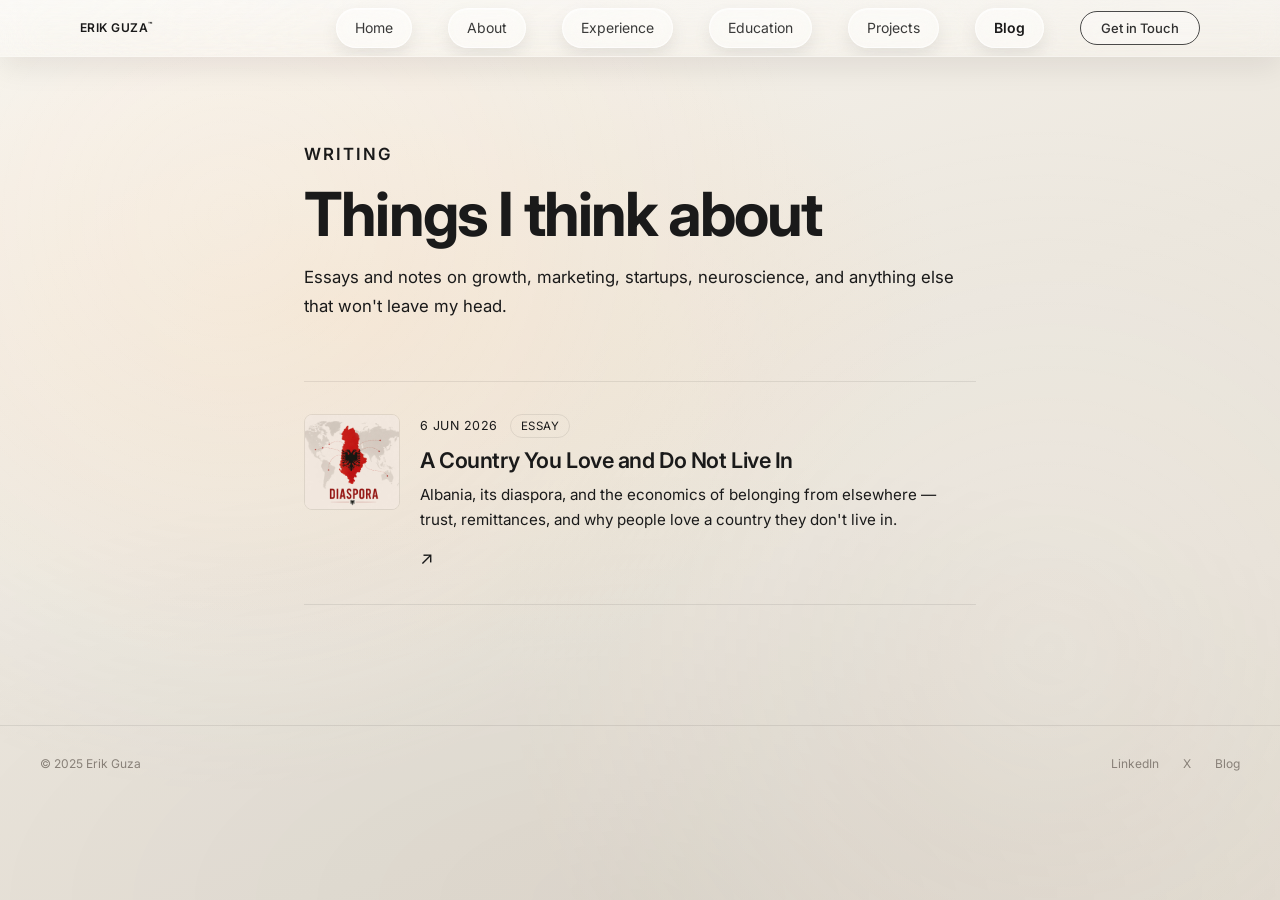
<file: blog.html>
<!DOCTYPE html>
<html lang="en">
<head>
  <!-- Google tag (gtag.js) -->
  <script async src="https://www.googletagmanager.com/gtag/js?id=G-QW6SEVFXEF"></script>
  <script>
    window.dataLayer = window.dataLayer || [];
    function gtag(){dataLayer.push(arguments);}
    gtag('js', new Date());

    gtag('config', 'G-QW6SEVFXEF');
  </script>
  <meta charset="UTF-8" />
  <meta name="viewport" content="width=device-width, initial-scale=1.0" />
  <title>Blog — Erik Guza</title>
  <meta name="description" content="Erik Guza's writing on growth, marketing, startups, and ideas." />
  <link rel="stylesheet" href="style.css" />
  <style>
    /* Restore normal cursor on blog page */
    * { cursor: auto !important; }

    /* Blog hero */
    .blog-hero {
      padding: 140px 0 60px;
    }
    .blog-hero-inner {
      max-width: 720px;
      margin: 0 auto;
      padding: 0 24px;
    }
    .blog-hero-inner .section-label { margin-bottom: 12px; }
    .blog-hero-inner h1 {
      font-size: clamp(2.2rem, 5vw, 3.8rem);
      font-weight: 700;
      letter-spacing: -0.03em;
      line-height: 1.1;
      margin-bottom: 16px;
      color: var(--fg);
    }
    .blog-hero-inner p {
      color: var(--muted);
      font-size: 1.05rem;
      line-height: 1.7;
    }

    /* Post list */
    .blog-list {
      max-width: 720px;
      margin: 0 auto;
      padding: 0 24px 120px;
    }

    .blog-post-item {
      display: flex;
      flex-direction: row;
      align-items: flex-start;
      gap: 20px;
      padding: 32px 0;
      border-top: 1px solid var(--border);
      text-decoration: none;
      color: inherit;
      transition: opacity 0.18s ease;
    }
    .blog-post-item:last-child { border-bottom: 1px solid var(--border); }
    .blog-post-item:hover { opacity: 0.65; }

    .blog-post-thumb {
      width: 96px;
      height: 96px;
      flex-shrink: 0;
      border-radius: 8px;
      object-fit: cover;
      border: 1px solid var(--border);
      background: var(--surface);
    }

    .blog-post-body {
      flex: 1;
      min-width: 0;
      display: flex;
      flex-direction: column;
      gap: 8px;
    }

    .blog-post-meta {
      display: flex;
      align-items: center;
      gap: 12px;
      font-size: 0.78rem;
      color: var(--muted);
      letter-spacing: 0.04em;
      text-transform: uppercase;
    }
    .blog-post-tag {
      background: var(--surface);
      border: 1px solid var(--border);
      border-radius: 100px;
      padding: 2px 10px;
      font-size: 0.72rem;
      text-transform: uppercase;
      letter-spacing: 0.04em;
      color: var(--muted);
    }
    .blog-post-title {
      font-size: 1.35rem;
      font-weight: 600;
      letter-spacing: -0.02em;
      color: var(--fg);
      line-height: 1.3;
    }
    .blog-post-excerpt {
      font-size: 0.95rem;
      color: var(--muted);
      line-height: 1.65;
    }
    .blog-post-arrow {
      font-size: 1.1rem;
      color: var(--muted);
      margin-top: 4px;
    }

    @media (max-width: 480px) {
      .blog-post-thumb {
        width: 72px;
        height: 72px;
      }
    }

    /* Empty state */
    .blog-empty-state {
      padding: 80px 0 40px;
      text-align: center;
    }
    .blog-empty-state .empty-icon {
      font-size: 3rem;
      margin-bottom: 20px;
    }
    .blog-empty-state h3 {
      font-size: 1.3rem;
      font-weight: 600;
      margin-bottom: 10px;
      color: var(--fg);
    }
    .blog-empty-state p {
      color: var(--muted);
      font-size: 0.95rem;
      line-height: 1.7;
      max-width: 400px;
      margin: 0 auto;
    }
  </style>
</head>
<body>
  <!-- NAV -->
  <header class="site-header">
    <svg style="display: none" aria-hidden="true" focusable="false">
      <filter id="glass-distortion">
        <feTurbulence type="turbulence" baseFrequency="0.008" numOctaves="2" result="noise"></feTurbulence>
        <feDisplacementMap in="SourceGraphic" in2="noise" scale="77"></feDisplacementMap>
      </filter>
    </svg>
    <nav class="glass-nav">
      <div class="glass-filter"></div>
      <div class="glass-overlay"></div>
      <div class="glass-specular"></div>
      <div class="glass-content nav-inner">
        <a href="index.html" class="nav-logo">ERIK GUZA<sup>™</sup></a>
        <ul class="nav-links nav-list">
          <li><a href="index.html#hero" class="nav-item">Home</a></li>
          <li><a href="index.html#about" class="nav-item">About</a></li>
          <li><a href="index.html#experience" class="nav-item">Experience</a></li>
          <li><a href="index.html#education" class="nav-item">Education</a></li>
          <li><a href="projects.html" class="nav-item">Projects</a></li>
          <li><a href="blog.html" class="nav-item active">Blog</a></li>
          <li><a href="mailto:erikguzawork@gmail.com" class="nav-cta">Get in Touch</a></li>
        </ul>
      </div>
    </nav>
  </header>

  <!-- BLOG HERO -->
  <div class="blog-hero">
    <div class="blog-hero-inner">
      <p class="section-label fade-in">Writing</p>
      <h1 class="fade-in">Things I think about</h1>
      <p class="fade-in">Essays and notes on growth, marketing, startups, neuroscience, and anything else that won't leave my head.</p>
    </div>
  </div>

  <!-- POST LIST -->
  <div class="blog-list">

    <a href="posts/a-country-you-love-and-do-not-live-in.html" class="blog-post-item fade-in">
      <img
        class="blog-post-thumb"
        src="posts/assets/diaspora/diaspora-cover.png"
        alt="Albania diaspora — map of Albania with global connection lines"
        loading="lazy"
        width="96"
        height="96"
      />
      <div class="blog-post-body">
        <div class="blog-post-meta">
          <span>6 Jun 2026</span>
          <span class="blog-post-tag">Essay</span>
        </div>
        <div class="blog-post-title">A Country You Love and Do Not Live In</div>
        <div class="blog-post-excerpt">Albania, its diaspora, and the economics of belonging from elsewhere — trust, remittances, and why people love a country they don't live in.</div>
        <div class="blog-post-arrow">↗</div>
      </div>
    </a>

  </div>

  <!-- FOOTER -->
  <footer>
    <div class="footer-inner">
      <span class="footer-copy">© 2025 Erik Guza</span>
      <div class="footer-links">
        <a href="https://www.linkedin.com/in/erik-guza-835805293/" target="_blank" rel="noopener">LinkedIn</a>
        <a href="https://x.com/ErikGWork142599" target="_blank" rel="noopener">X</a>
        <a href="blog.html">Blog</a>
      </div>
    </div>
  </footer>

  <script>

    // Fade in on scroll
    const obs = new IntersectionObserver((entries) => {
      entries.forEach((e, i) => {
        if (e.isIntersecting) {
          setTimeout(() => e.target.classList.add('visible'), i * 60);
          obs.unobserve(e.target);
        }
      });
    }, { threshold: 0.08 });
    document.querySelectorAll('.fade-in').forEach(el => obs.observe(el));
  </script>

  <script>
    // #region agent log
    (() => {
      const runId = 'pre-fix-1';
      const sendDebug = (hypothesisId, message, data) => {
        fetch('http://127.0.0.1:7259/ingest/2bce858e-d49e-43e1-a51c-5e826b6f5e27',{method:'POST',headers:{'Content-Type':'application/json','X-Debug-Session-Id':'9a9e75'},body:JSON.stringify({sessionId:'9a9e75',runId,hypothesisId,location:'blog.html:debug-circles',message,data,timestamp:Date.now()})}).catch(()=>{});
        if (navigator.sendBeacon) {
          const payload = JSON.stringify({sessionId:'9a9e75',runId,hypothesisId,location:'blog.html:debug-circles:beacon',message,data,timestamp:Date.now()});
          navigator.sendBeacon('http://127.0.0.1:7259/ingest/2bce858e-d49e-43e1-a51c-5e826b6f5e27', new Blob([payload], { type: 'application/json' }));
        }
      };
      window.addEventListener('load', () => {
        const circles = Array.from(document.querySelectorAll('.decor-circle'));
        sendDebug('H1', 'Viewport and page context', { pathname: window.location.pathname, viewportWidth: window.innerWidth, viewportHeight: window.innerHeight });
        sendDebug('H4', 'Circle DOM presence', { circleCount: circles.length, classes: circles.map((el) => el.className) });
      });
    })();
    // #endregion
  </script>

</body>
</html>
</file>
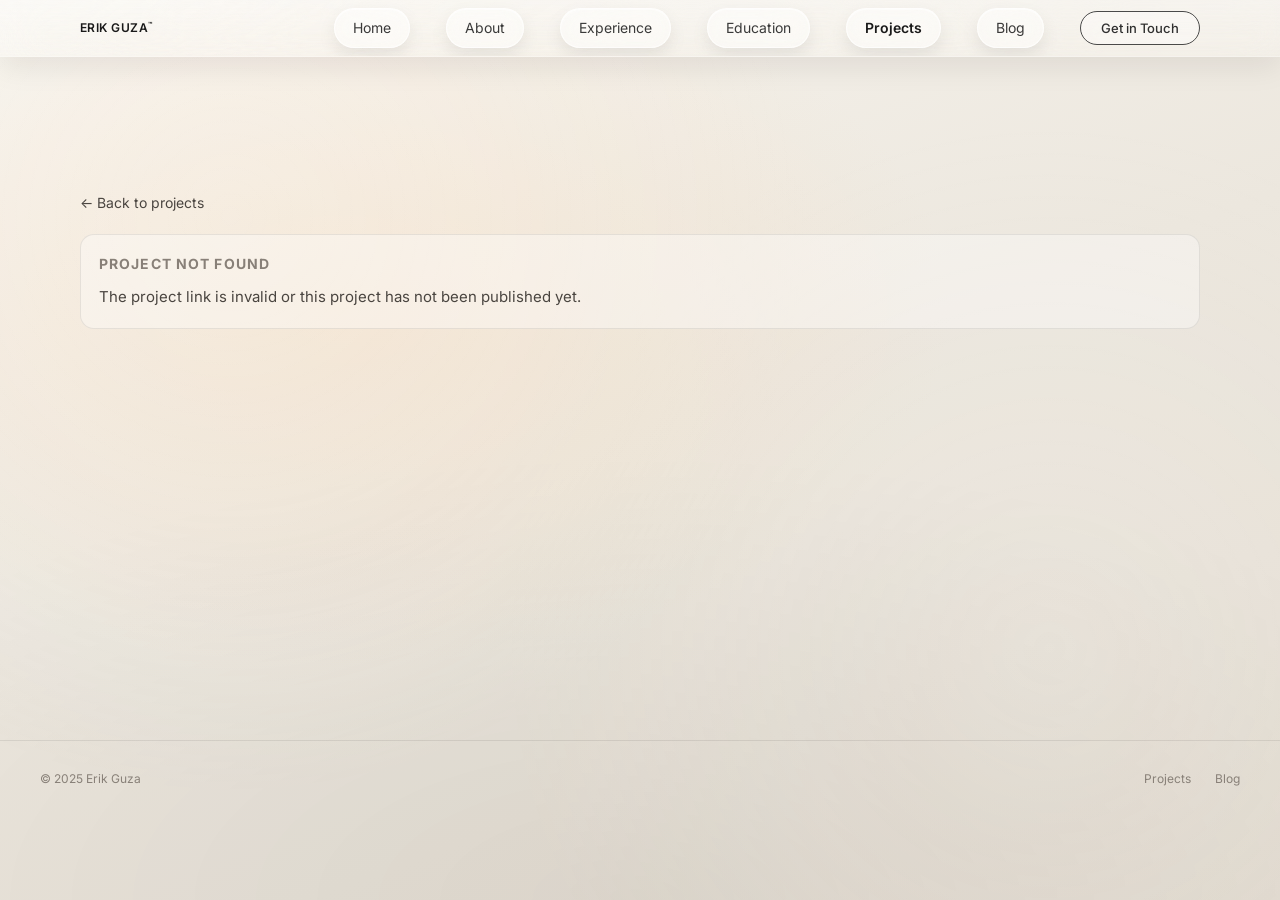
<file: project.html>
<!DOCTYPE html>
<html lang="en">
<head>
  <!-- Google tag (gtag.js) -->
  <script async src="https://www.googletagmanager.com/gtag/js?id=G-QW6SEVFXEF"></script>
  <script>
    window.dataLayer = window.dataLayer || [];
    function gtag(){dataLayer.push(arguments);}
    gtag('js', new Date());

    gtag('config', 'G-QW6SEVFXEF');
  </script>
  <meta charset="UTF-8" />
  <meta name="viewport" content="width=device-width, initial-scale=1.0" />
  <title>Project — Erik Guza</title>
  <meta name="description" content="Project details for Erik Guza." />
  <link rel="stylesheet" href="style.css" />
  <style>
    * { cursor: auto !important; }
    .project-main {
      padding-top: 96px;
      min-height: calc(100vh - 160px);
    }
    .project-shell {
      display: grid;
      gap: 20px;
      margin-top: 16px;
    }
    .project-back {
      display: inline-flex;
      text-decoration: none;
      color: var(--text-mid);
      font-size: 14px;
    }
    .project-back:hover { color: var(--text); }
    .project-hero {
      border: 1px solid var(--border);
      border-radius: 14px;
      background: var(--surface-frost);
      overflow: hidden;
      min-height: 280px;
      display: flex;
      align-items: center;
      justify-content: center;
      color: var(--text-dim);
      text-transform: uppercase;
      letter-spacing: 0.04em;
      font-size: 12px;
    }
    .project-hero img {
      width: 100%;
      height: 100%;
      max-height: 520px;
      object-fit: cover;
      display: block;
    }
    .project-meta {
      display: grid;
      gap: 10px;
      border-bottom: 1px solid var(--border);
      padding-bottom: 20px;
    }
    .project-number {
      color: var(--text-dim);
      font-size: 12px;
      letter-spacing: 0.07em;
      text-transform: uppercase;
    }
    .project-title {
      font-size: clamp(32px, 6vw, 58px);
      line-height: 1.04;
      font-weight: 600;
      color: var(--text);
    }
    .project-overview {
      max-width: 760px;
      color: var(--text-mid);
      font-size: 17px;
      line-height: 1.7;
    }
    .project-tag-list {
      display: flex;
      flex-wrap: wrap;
      gap: 8px;
    }
    .project-tag-chip {
      border: 1px solid var(--border-mid);
      border-radius: 999px;
      padding: 6px 12px;
      font-size: 12px;
      color: var(--text-mid);
      text-transform: uppercase;
      letter-spacing: 0.04em;
    }
    .project-sections {
      display: grid;
      gap: 14px;
    }
    .project-section {
      border: 1px solid var(--border);
      border-radius: 14px;
      padding: 18px;
      background: rgba(255, 255, 255, 0.36);
    }
    .project-section h2 {
      font-size: 14px;
      text-transform: uppercase;
      letter-spacing: 0.08em;
      color: var(--text-dim);
      margin-bottom: 8px;
    }
    .project-section p {
      color: var(--text-mid);
      line-height: 1.75;
    }
    .project-gallery {
      display: grid;
      grid-template-columns: repeat(auto-fit, minmax(220px, 1fr));
      gap: 12px;
    }
    .project-gallery-item {
      border-radius: 12px;
      border: 1px solid var(--border);
      overflow: hidden;
      background: var(--surface-frost);
      min-height: 180px;
      display: flex;
      align-items: center;
      justify-content: center;
      color: var(--text-dim);
      font-size: 12px;
      text-transform: uppercase;
      letter-spacing: 0.04em;
    }
    .project-gallery-item img {
      width: 100%;
      height: 100%;
      object-fit: cover;
      display: block;
    }
    .project-links {
      display: flex;
      flex-wrap: wrap;
      gap: 10px;
    }
    .project-link {
      text-decoration: none;
      border: 1px solid var(--border-mid);
      border-radius: 999px;
      padding: 8px 14px;
      font-size: 13px;
      color: var(--text);
      transition: all var(--transition);
    }
    .project-link:hover {
      background: var(--text);
      color: var(--bg);
    }
    .project-link-pdf {
      padding: 12px 22px;
      font-size: 15px;
      font-weight: 600;
      border-width: 2px;
    }
    .resensio-hero-banner {
      width: 100%;
      aspect-ratio: 16 / 5;
      background: linear-gradient(135deg, #0f0d1e 0%, #1a1535 30%, #2d2760 60%, #4a3fa0 85%, #6C63D5 100%);
      position: relative;
      overflow: hidden;
      display: flex;
      align-items: center;
      justify-content: space-between;
      padding: 0 6%;
    }
    .resensio-hero-grid {
      position: absolute;
      inset: 0;
      background-image:
        linear-gradient(rgba(156,147,245,0.04) 1px, transparent 1px),
        linear-gradient(90deg, rgba(156,147,245,0.04) 1px, transparent 1px);
      background-size: 60px 60px;
    }
    .resensio-hero-bg1,
    .resensio-hero-bg2,
    .resensio-hero-bg3,
    .resensio-hero-bg4,
    .resensio-hero-bg5 {
      position: absolute;
      border-radius: 50%;
    }
    .resensio-hero-bg1 {
      width: 500px;
      height: 500px;
      background: radial-gradient(circle at 40% 35%, #6C63D5 0%, #2d2760 60%, transparent 100%);
      top: -200px;
      right: -100px;
      opacity: 0.4;
    }
    .resensio-hero-bg2 {
      width: 300px;
      height: 300px;
      background: radial-gradient(circle at 40% 35%, #9B93F5 0%, #3b3494 60%, transparent 100%);
      bottom: -120px;
      left: -60px;
      opacity: 0.3;
    }
    .resensio-hero-bg3 {
      width: 180px;
      height: 180px;
      border: 1px solid rgba(156,147,245,0.15);
      top: 20px;
      left: 160px;
    }
    .resensio-hero-bg4 {
      width: 90px;
      height: 90px;
      border: 0.5px solid rgba(156,147,245,0.12);
      bottom: 30px;
      right: 300px;
    }
    .resensio-hero-bg5 {
      width: 40px;
      height: 40px;
      border: 0.5px solid rgba(156,147,245,0.18);
      top: 40px;
      right: 320px;
    }
    .resensio-hero-left {
      position: relative;
      z-index: 2;
      display: flex;
      align-items: center;
      gap: 28px;
      flex: 0 0 auto;
    }
    .resensio-hero-orb {
      width: 80px;
      height: 80px;
      border-radius: 50%;
      background: radial-gradient(circle at 35% 30%, #c4c0fa 0%, #6C63D5 45%, #2d2860 100%);
      position: relative;
      flex-shrink: 0;
    }
    .resensio-hero-orb::after {
      content: "";
      position: absolute;
      top: 12px;
      left: 16px;
      width: 20px;
      height: 20px;
      border-radius: 50%;
      background: rgba(255,255,255,0.3);
      filter: blur(5px);
    }
    .resensio-hero-text {
      display: flex;
      flex-direction: column;
      gap: 8px;
      text-transform: none;
      letter-spacing: normal;
    }
    .resensio-hero-wordmark {
      font-family: "DM Serif Display", Georgia, serif;
      font-size: 58px;
      font-weight: 400;
      color: #ffffff;
      letter-spacing: -0.01em;
      line-height: 1;
      white-space: nowrap;
    }
    .resensio-hero-wordmark span { color: #9B93F5; }
    .resensio-hero-tagline {
      font-family: "DM Sans", sans-serif;
      font-size: 11px;
      font-weight: 300;
      letter-spacing: 0.22em;
      text-transform: uppercase;
      color: #6B64B8;
      white-space: nowrap;
    }
    .resensio-hero-divider {
      position: relative;
      z-index: 2;
      width: 0.5px;
      height: 60px;
      background: rgba(156,147,245,0.2);
      flex-shrink: 0;
    }
    .resensio-hero-right {
      position: relative;
      z-index: 2;
      display: flex;
      flex-direction: column;
      align-items: flex-end;
      gap: 10px;
      flex: 0 0 auto;
      text-transform: uppercase;
      letter-spacing: 0.12em;
    }
    .resensio-hero-right p {
      font-family: "DM Sans", sans-serif;
      font-size: 11px;
      font-weight: 300;
      color: rgba(156,147,245,0.55);
      white-space: nowrap;
    }
    @media (max-width: 980px) {
      .resensio-hero-banner {
        aspect-ratio: auto;
        min-height: 280px;
        flex-direction: column;
        justify-content: center;
        gap: 14px;
        padding: 24px 20px;
      }
      .resensio-hero-divider {
        width: 80px;
        height: 0.5px;
      }
      .resensio-hero-right {
        align-items: center;
        gap: 6px;
      }
      .resensio-hero-wordmark {
        font-size: clamp(36px, 9vw, 52px);
      }
      .resensio-hero-bg3,
      .resensio-hero-bg4,
      .resensio-hero-bg5 {
        display: none;
      }
    }
  </style>
</head>
<body>
  <header class="site-header">
    <svg style="display: none" aria-hidden="true" focusable="false">
      <filter id="glass-distortion">
        <feTurbulence type="turbulence" baseFrequency="0.008" numOctaves="2" result="noise"></feTurbulence>
        <feDisplacementMap in="SourceGraphic" in2="noise" scale="77"></feDisplacementMap>
      </filter>
    </svg>
    <nav class="glass-nav">
      <div class="glass-filter"></div>
      <div class="glass-overlay"></div>
      <div class="glass-specular"></div>
      <div class="glass-content nav-inner">
        <a href="index.html" class="nav-logo">ERIK GUZA<sup>™</sup></a>
        <ul class="nav-links nav-list">
          <li><a href="index.html#hero" class="nav-item">Home</a></li>
          <li><a href="index.html#about" class="nav-item">About</a></li>
          <li><a href="index.html#experience" class="nav-item">Experience</a></li>
          <li><a href="index.html#education" class="nav-item">Education</a></li>
          <li><a href="projects.html" class="nav-item active">Projects</a></li>
          <li><a href="blog.html" class="nav-item">Blog</a></li>
          <li><a href="mailto:erikguzawork@gmail.com" class="nav-cta">Get in Touch</a></li>
        </ul>
      </div>
    </nav>
  </header>

  <main class="project-main">
    <section class="section-wrap">
      <div id="project-root" class="project-shell"></div>
    </section>
  </main>

  <footer>
    <div class="footer-inner">
      <span class="footer-copy">© 2025 Erik Guza</span>
      <div class="footer-links">
        <a href="projects.html">Projects</a>
        <a href="blog.html">Blog</a>
      </div>
    </div>
  </footer>

  <script src="project-data.js"></script>
  <script>
    const params = new URLSearchParams(window.location.search);
    const slug = params.get("slug");
    const projects = Array.isArray(window.PROJECTS) ? window.PROJECTS : [];
    const project = projects.find((item) => item.slug === slug);
    const root = document.getElementById("project-root");

    const escapeHtml = (text) =>
      String(text || "")
        .replaceAll("&", "&amp;")
        .replaceAll("<", "&lt;")
        .replaceAll(">", "&gt;")
        .replaceAll('"', "&quot;")
        .replaceAll("'", "&#39;");

    const renderRichText = (text) => {
      const escaped = escapeHtml(text);
      return escaped.replace(/\*\*(.+?)\*\*/g, "<strong>$1</strong>");
    };

    const renderLinks = (links) => {
      if (!links) return "";
      const map = [
        { key: "live", label: "Live Site" },
        { key: "demo", label: "Demo" },
        { key: "github", label: "GitHub" },
      ];
      const html = map
        .filter((item) => links[item.key])
        .map((item) => {
          const href = links[item.key];
          const isPdf = /\.pdf(?:$|[?#])/i.test(href);
          const label = isPdf ? "See the file" : item.label;
          const downloadAttr = isPdf ? ' download="Elaborato_Finale Erik Guza.pdf"' : "";
          const className = isPdf ? "project-link project-link-pdf" : "project-link";
          return `<a class="${className}" href="${escapeHtml(href)}" target="_blank" rel="noopener noreferrer"${downloadAttr}>${label}</a>`;
        })
        .join("");
      return html ? `<div class="project-links">${html}</div>` : "";
    };

    const renderGallery = (gallery) => {
      if (!Array.isArray(gallery) || gallery.length === 0) return "";
      const html = gallery
        .map((item) => {
          const src = item && item.src ? item.src : "";
          const alt = item && item.alt ? item.alt : "Project gallery image";
          if (!src) {
            return `<div class="project-gallery-item">Image slot</div>`;
          }
          return `<div class="project-gallery-item"><img src="${escapeHtml(src)}" alt="${escapeHtml(alt)}" /></div>`;
        })
        .join("");
      return `<div class="project-gallery">${html}</div>`;
    };

    const renderResensioCover = () => `
      <div class="resensio-hero-banner" aria-label="Resensio project hero banner">
        <div class="resensio-hero-grid"></div>
        <div class="resensio-hero-bg1"></div>
        <div class="resensio-hero-bg2"></div>
        <div class="resensio-hero-bg3"></div>
        <div class="resensio-hero-bg4"></div>
        <div class="resensio-hero-bg5"></div>
        <div class="resensio-hero-left">
          <div class="resensio-hero-orb"></div>
          <div class="resensio-hero-text">
            <div class="resensio-hero-wordmark"><span>Re</span>sensio</div>
            <div class="resensio-hero-tagline">Feel what's inside</div>
          </div>
        </div>
        <div class="resensio-hero-divider"></div>
        <div class="resensio-hero-right">
          <p>Alexithymia awareness</p>
          <p>TAS-20 certified scale</p>
          <p>Emotional journal</p>
          <p>Science-backed</p>
        </div>
      </div>
    `;

    if (!project) {
      document.title = "Project not found — Erik Guza";
      root.innerHTML = `
        <a class="project-back" href="projects.html">← Back to projects</a>
        <div class="project-section">
          <h2>Project not found</h2>
          <p>The project link is invalid or this project has not been published yet.</p>
        </div>
      `;
    } else {
      document.title = `${project.title} — Erik Guza`;
      const hero = project.slug === "project-02"
        ? renderResensioCover()
        : project.heroImage
          ? `<img src="${escapeHtml(project.heroImage)}" alt="${escapeHtml(project.title)} hero image" />`
          : "Project hero image";
      const tags = (project.tags || [])
        .map((tag) => `<span class="project-tag-chip">${escapeHtml(tag)}</span>`)
        .join("");
      const sections = (project.sections || [])
        .map(
          (section) => `
            <article class="project-section">
              <h2>${escapeHtml(section.heading)}</h2>
              <p>${renderRichText(section.body)}</p>
            </article>
          `
        )
        .join("");
      root.innerHTML = `
        <a class="project-back" href="projects.html">← Back to projects</a>
        <div class="project-hero">${hero}</div>
        <div class="project-meta">
          <p class="project-number">Project ${escapeHtml(project.number || "")}</p>
          <h1 class="project-title">${escapeHtml(project.title)}</h1>
          <p class="project-overview">${renderRichText(project.overview || project.shortDescription || "")}</p>
          <div class="project-tag-list">${tags}</div>
        </div>
        <section class="project-sections">${sections}</section>
        ${renderGallery(project.gallery)}
        ${renderLinks(project.links)}
      `;
    }
  </script>
</body>
</html>
</file>
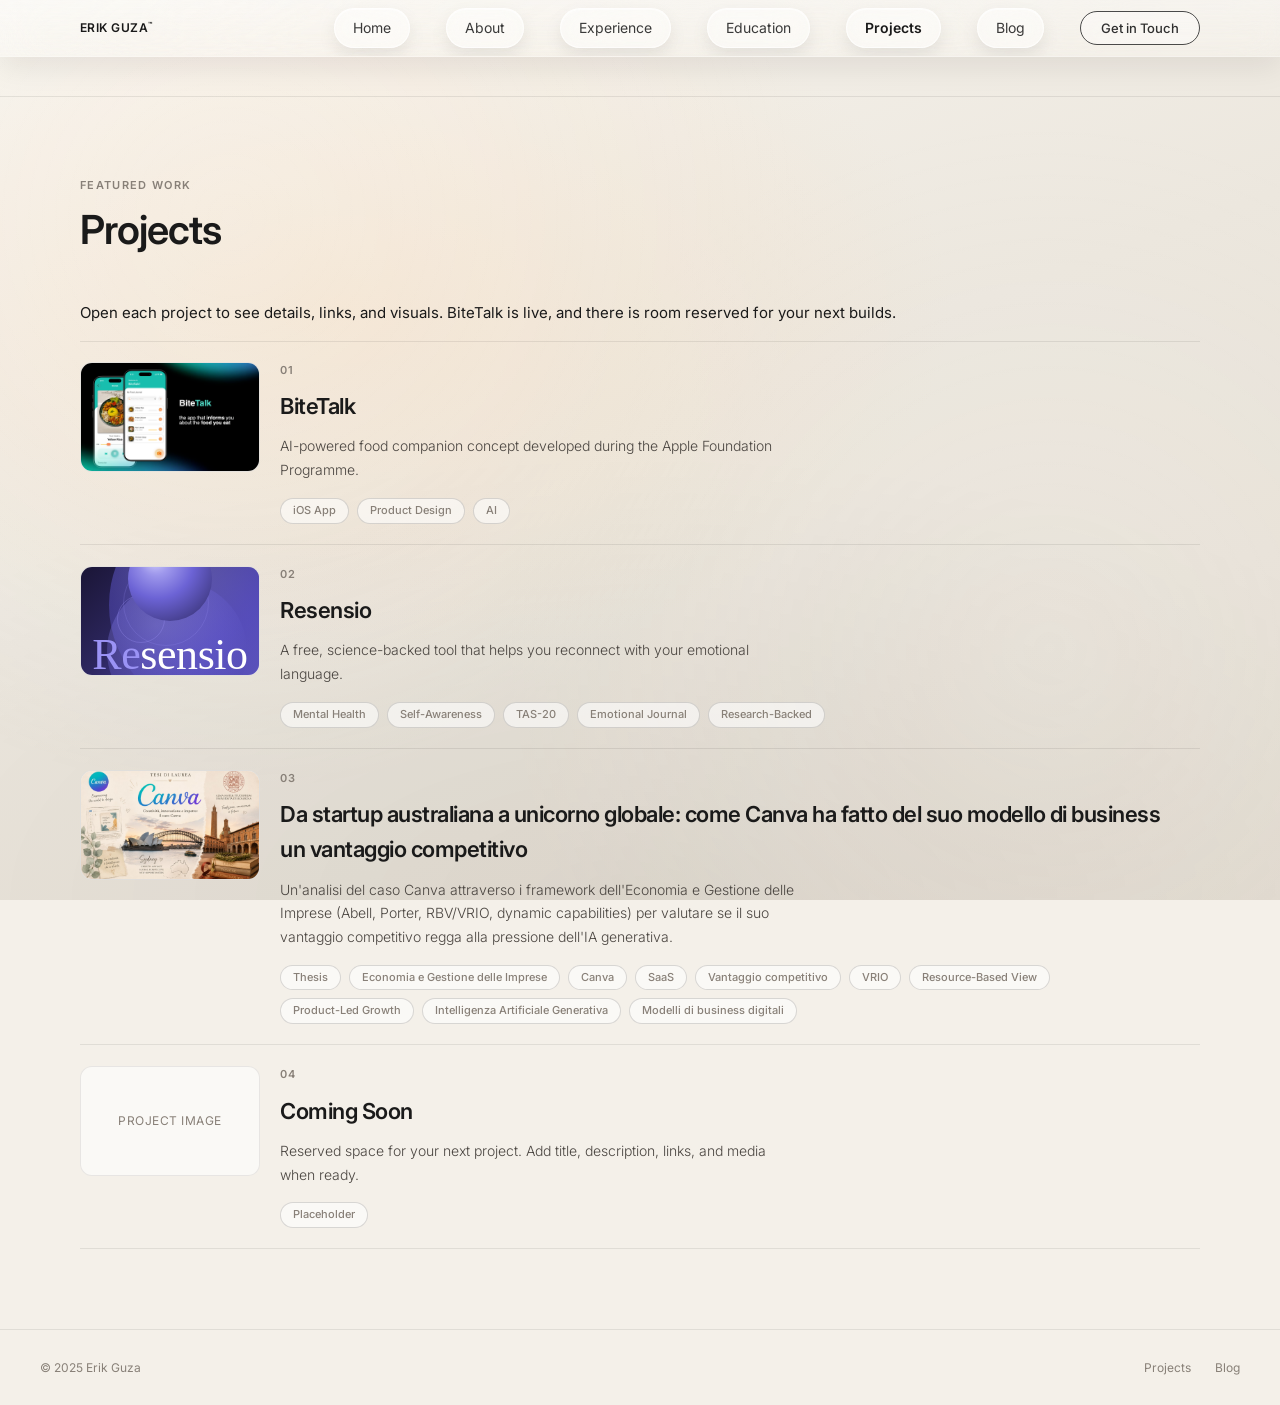
<file: projects.html>
<!DOCTYPE html>
<html lang="en">
<head>
  <!-- Google tag (gtag.js) -->
  <script async src="https://www.googletagmanager.com/gtag/js?id=G-QW6SEVFXEF"></script>
  <script>
    window.dataLayer = window.dataLayer || [];
    function gtag(){dataLayer.push(arguments);}
    gtag('js', new Date());

    gtag('config', 'G-QW6SEVFXEF');
  </script>
  <meta charset="UTF-8" />
  <meta name="viewport" content="width=device-width, initial-scale=1.0" />
  <title>Projects — Erik Guza</title>
  <meta name="description" content="Projects page for Erik Guza." />
  <link rel="stylesheet" href="style.css" />
  <style>
    * { cursor: auto !important; }
    .projects-page-main {
      padding-top: 96px;
      min-height: calc(100vh - 160px);
    }
    .projects-page-list {
      display: grid;
      gap: 1px;
      margin-top: 16px;
    }
    .projects-page-item {
      display: flex;
      align-items: flex-start;
      justify-content: space-between;
      gap: 20px;
      padding: 20px 0;
      border-bottom: 1px solid var(--border);
      text-decoration: none;
      color: inherit;
      transition: background-color var(--transition);
    }
    .projects-page-item:first-of-type {
      border-top: 1px solid var(--border);
    }
    .projects-page-item-left {
      flex: 1;
      min-width: 0;
    }
    .projects-page-image-wrap {
      width: 180px;
      height: 110px;
      flex-shrink: 0;
      border-radius: 12px;
      border: 1px solid var(--border);
      background: var(--surface-frost);
      overflow: hidden;
      display: flex;
      align-items: center;
      justify-content: center;
    }
    .projects-page-image {
      width: 100%;
      height: 100%;
      object-fit: cover;
      display: block;
      transform: scale(1);
      transition: transform 220ms ease;
      transform-origin: center;
    }
    .projects-page-item.linked:hover .projects-page-image {
      transform: scale(1.08);
    }
    .projects-page-item.linked:hover .project-arrow {
      opacity: 1;
      transform: translate(0, 0);
    }
    .projects-page-image-slot {
      width: 100%;
      height: 100%;
      display: flex;
      align-items: center;
      justify-content: center;
      color: var(--text-dim);
      font-size: 12px;
      letter-spacing: 0.04em;
      text-transform: uppercase;
    }
    .projects-page-placeholder {
      opacity: 0.95;
    }
    @media (max-width: 840px) {
      .projects-page-item {
        flex-wrap: wrap;
        gap: 14px;
      }
      .projects-page-image-wrap {
        width: 100%;
        max-width: 340px;
        height: 170px;
      }
      .projects-page-item.linked:hover .projects-page-image {
        transform: scale(1.04);
      }
    }
  </style>
</head>
<body>
  <header class="site-header">
    <svg style="display: none" aria-hidden="true" focusable="false">
      <filter id="glass-distortion">
        <feTurbulence type="turbulence" baseFrequency="0.008" numOctaves="2" result="noise"></feTurbulence>
        <feDisplacementMap in="SourceGraphic" in2="noise" scale="77"></feDisplacementMap>
      </filter>
    </svg>
    <nav class="glass-nav">
      <div class="glass-filter"></div>
      <div class="glass-overlay"></div>
      <div class="glass-specular"></div>
      <div class="glass-content nav-inner">
        <a href="index.html" class="nav-logo">ERIK GUZA<sup>™</sup></a>
        <ul class="nav-links nav-list">
          <li><a href="index.html#hero" class="nav-item">Home</a></li>
          <li><a href="index.html#about" class="nav-item">About</a></li>
          <li><a href="index.html#experience" class="nav-item">Experience</a></li>
          <li><a href="index.html#education" class="nav-item">Education</a></li>
          <li><a href="projects.html" class="nav-item active">Projects</a></li>
          <li><a href="blog.html" class="nav-item">Blog</a></li>
          <li><a href="mailto:erikguzawork@gmail.com" class="nav-cta">Get in Touch</a></li>
        </ul>
      </div>
    </nav>
  </header>

  <main class="projects-page-main">
    <section id="projects">
      <div class="section-wrap">
        <p class="section-label fade-in">Featured Work</p>
        <h1 class="section-title fade-in">Projects</h1>
        <p class="projects-page-intro fade-in">
          Open each project to see details, links, and visuals. BiteTalk is live,
          and there is room reserved for your next builds.
        </p>

        <div class="projects-page-list" id="projects-list"></div>
      </div>
    </section>
  </main>

  <footer>
    <div class="footer-inner">
      <span class="footer-copy">© 2025 Erik Guza</span>
      <div class="footer-links">
        <a href="projects.html">Projects</a>
        <a href="blog.html">Blog</a>
      </div>
    </div>
  </footer>

  <script src="project-data.js"></script>
  <script>
    const projectsListRoot = document.getElementById('projects-list');
    const projects = Array.isArray(window.PROJECTS) ? window.PROJECTS : [];
    const escapeHtml = (text) =>
      String(text || '')
        .replaceAll('&', '&amp;')
        .replaceAll('<', '&lt;')
        .replaceAll('>', '&gt;')
        .replaceAll('"', '&quot;')
        .replaceAll("'", '&#39;');

    const renderTags = (tags) => {
      if (!Array.isArray(tags) || tags.length === 0) return '';
      return `
        <div class="project-tags">
          ${tags.map((tag) => `<span class="project-tag">${escapeHtml(tag)}</span>`).join('')}
        </div>
      `;
    };

    const renderImage = (project) => {
      if (project.slug === "project-02") {
        return `
          <div class="resensio-card-cover" aria-label="Resensio cover preview">
            <div class="resensio-card-bg-orb-1"></div>
            <div class="resensio-card-bg-orb-2"></div>
            <div class="resensio-card-bg-orb-3"></div>
            <div class="resensio-card-bg-orb-4"></div>
            <div class="resensio-card-center">
              <div class="resensio-orb resensio-orb-110"></div>
              <div class="resensio-card-wordmark"><span>Re</span>sensio</div>
              <div class="resensio-card-tagline">Feel what's inside</div>
            </div>
          </div>
        `;
      }
      if (project.heroImage) {
        return `
          <img
            src="${escapeHtml(project.heroImage)}"
            alt="${escapeHtml(project.title)} project preview"
            class="projects-page-image"
          />
        `;
      }
      return '<div class="projects-page-image-slot">Project image</div>';
    };

    projectsListRoot.innerHTML = projects.map((project) => `
      <a href="project.html?slug=${encodeURIComponent(project.slug)}" class="projects-page-item linked fade-in">
        <div class="projects-page-image-wrap">
          ${renderImage(project)}
        </div>
        <div class="projects-page-item-left">
          <p class="project-num">${escapeHtml(project.number || '')}</p>
          <h2 class="project-name">${escapeHtml(project.title || 'Untitled Project')}</h2>
          <p class="project-desc">${escapeHtml(project.shortDescription || '')}</p>
          ${renderTags(project.tags)}
        </div>
        <span class="project-arrow">↗</span>
      </a>
    `).join('');
  </script>
  <script>
    const obs = new IntersectionObserver((entries) => {
      entries.forEach((e, i) => {
        if (e.isIntersecting) {
          setTimeout(() => e.target.classList.add('visible'), i * 60);
          obs.unobserve(e.target);
        }
      });
    }, { threshold: 0.08 });
    document.querySelectorAll('.fade-in').forEach(el => obs.observe(el));
  </script>
  <script>
    // #region agent log
    (() => {
      const runId = 'pre-fix-1';
      const sendDebug = (hypothesisId, message, data) => {
        fetch('http://127.0.0.1:7259/ingest/2bce858e-d49e-43e1-a51c-5e826b6f5e27',{method:'POST',headers:{'Content-Type':'application/json','X-Debug-Session-Id':'9a9e75'},body:JSON.stringify({sessionId:'9a9e75',runId,hypothesisId,location:'projects.html:debug-circles',message,data,timestamp:Date.now()})}).catch(()=>{});
        if (navigator.sendBeacon) {
          const payload = JSON.stringify({sessionId:'9a9e75',runId,hypothesisId,location:'projects.html:debug-circles:beacon',message,data,timestamp:Date.now()});
          navigator.sendBeacon('http://127.0.0.1:7259/ingest/2bce858e-d49e-43e1-a51c-5e826b6f5e27', new Blob([payload], { type: 'application/json' }));
        }
      };
      window.addEventListener('load', () => {
        const circles = Array.from(document.querySelectorAll('.decor-circle'));
        sendDebug('H1', 'Viewport and page context', { pathname: window.location.pathname, viewportWidth: window.innerWidth, viewportHeight: window.innerHeight });
        sendDebug('H4', 'Circle DOM presence', { circleCount: circles.length, classes: circles.map((el) => el.className) });
      });
    })();
    // #endregion
  </script>
</body>
</html>
</file>
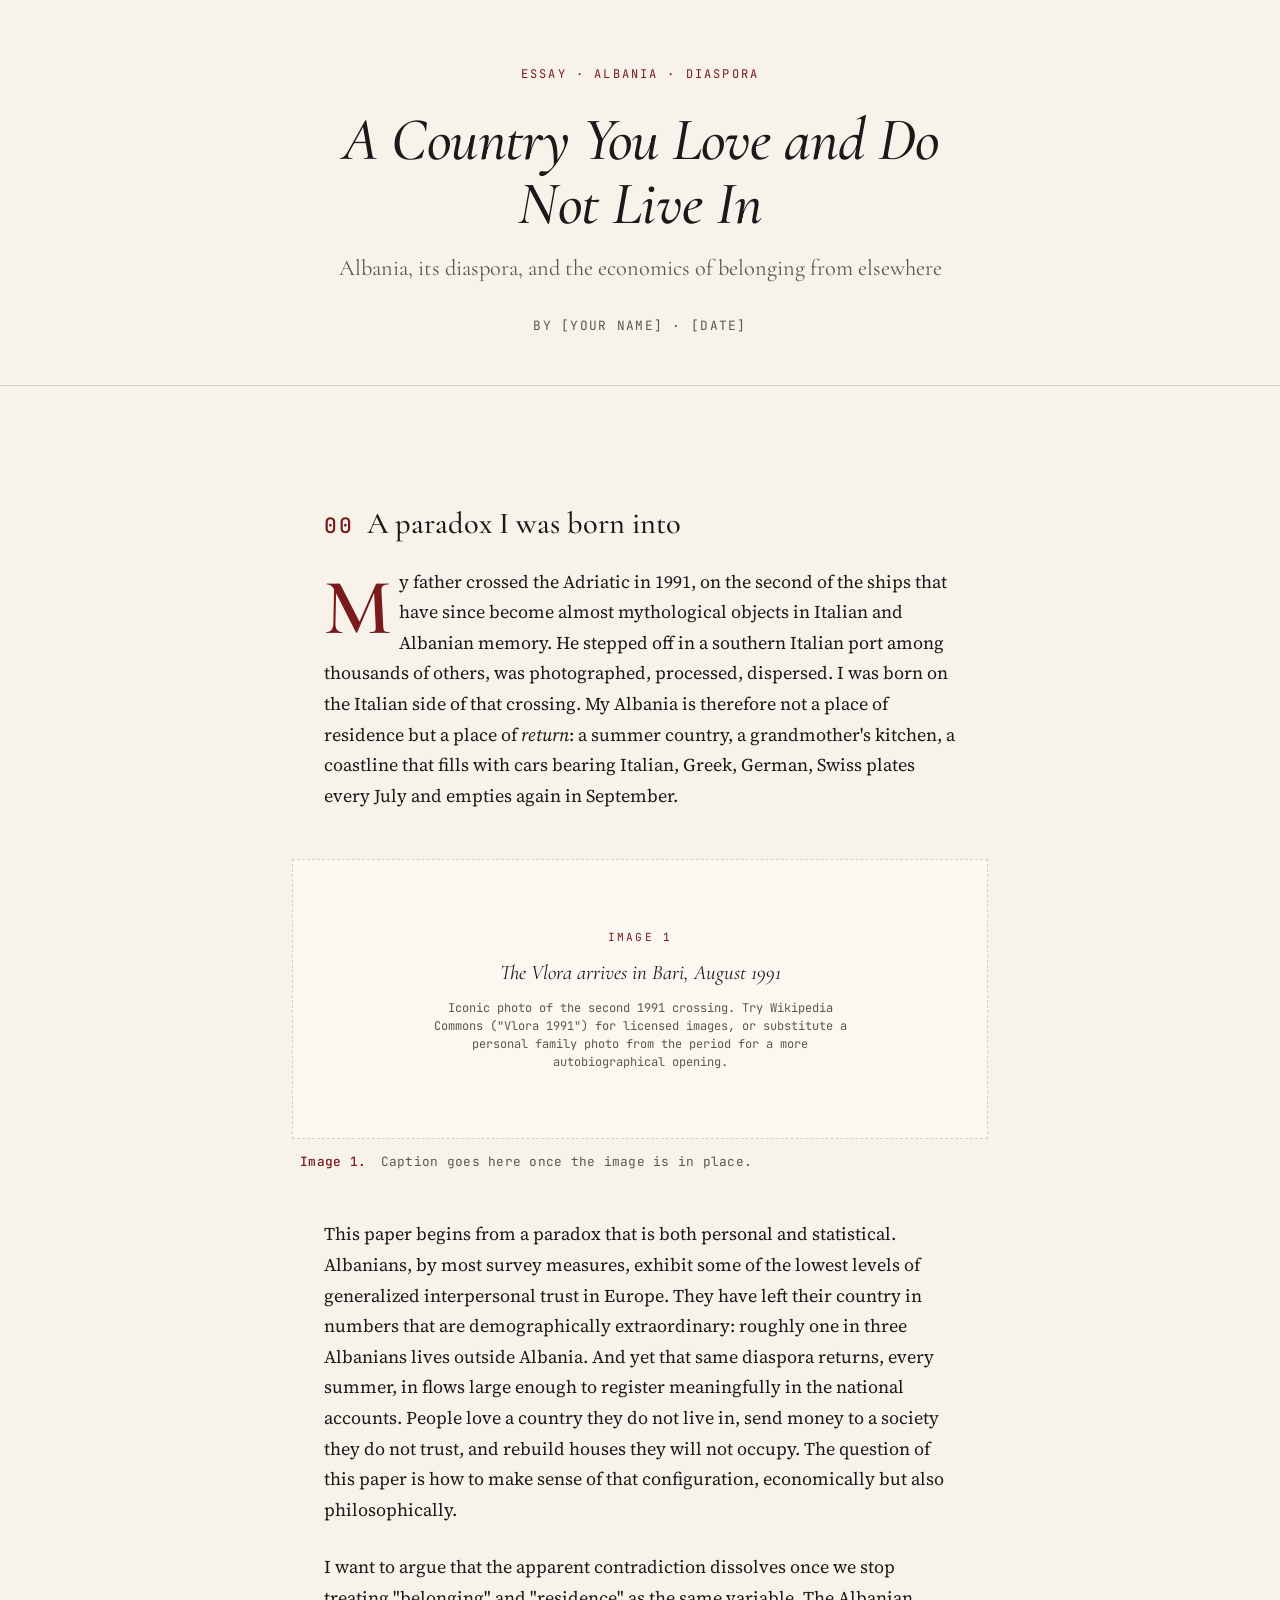
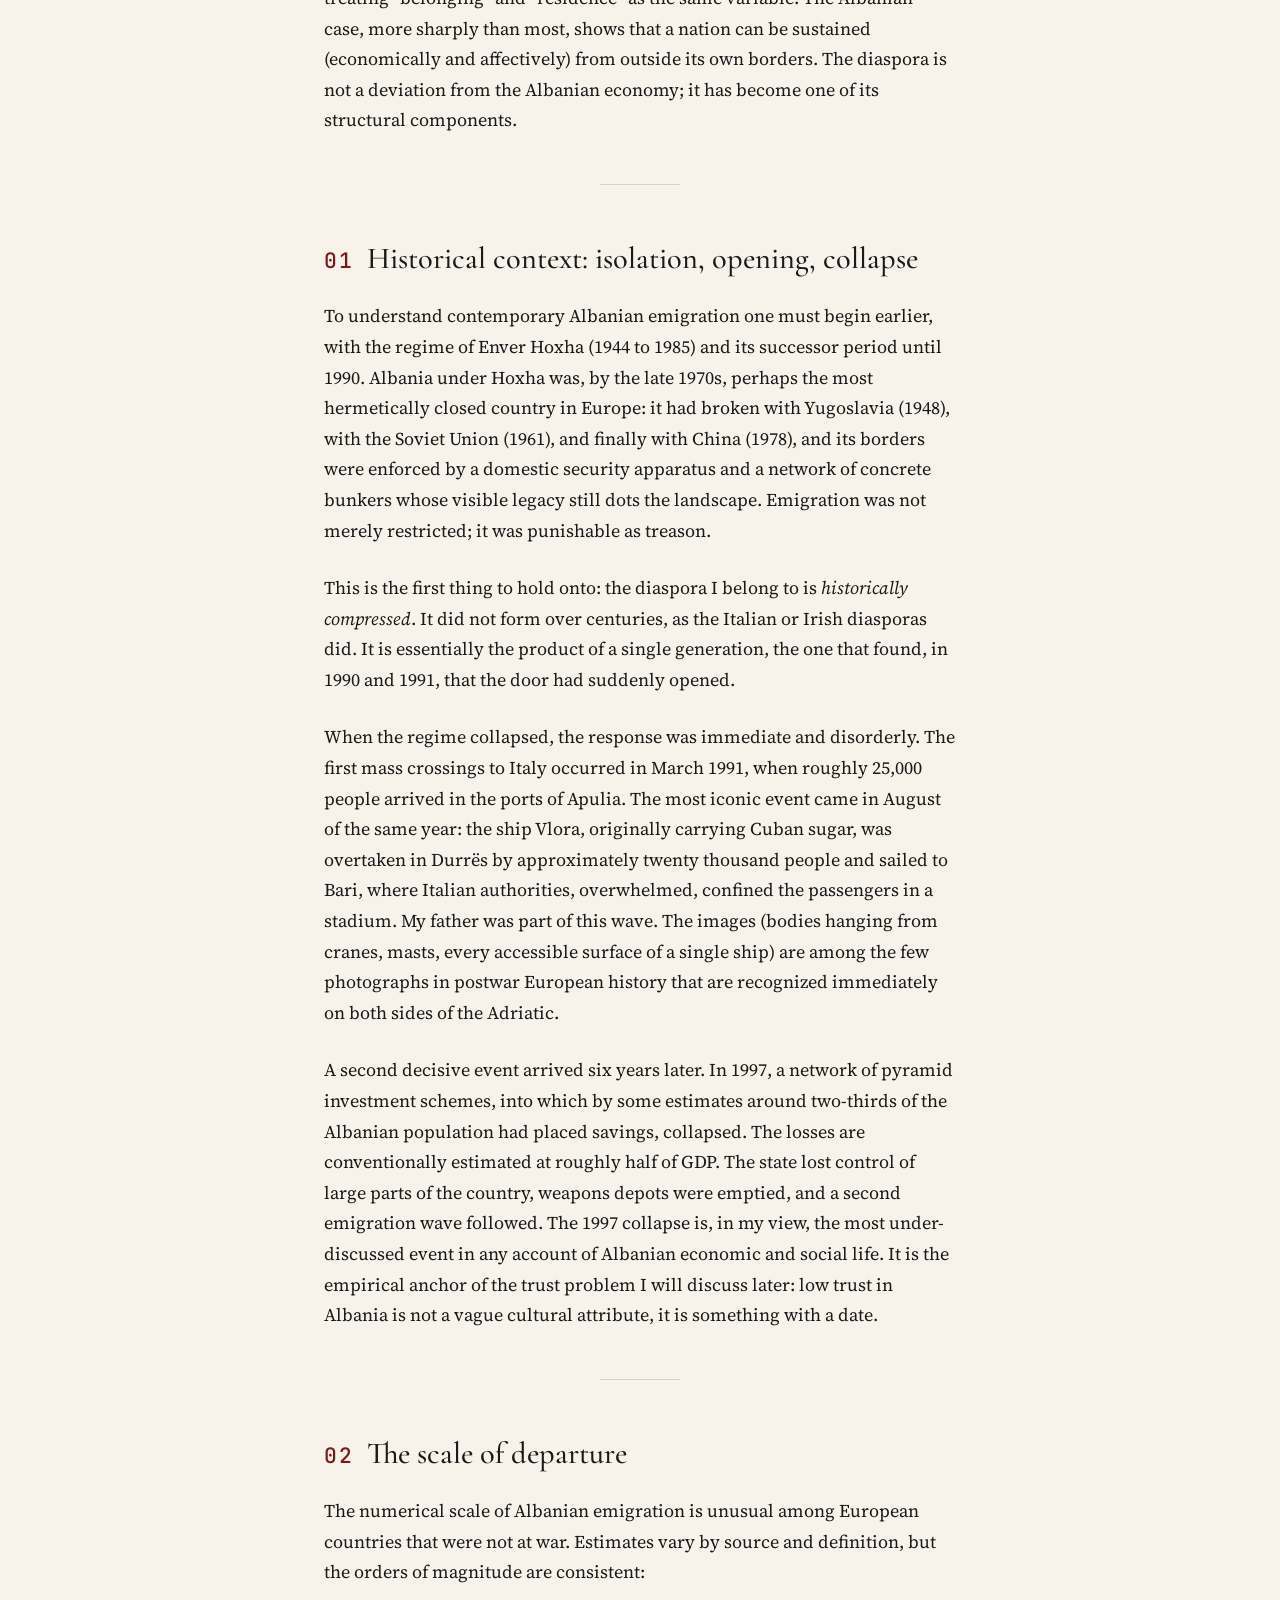
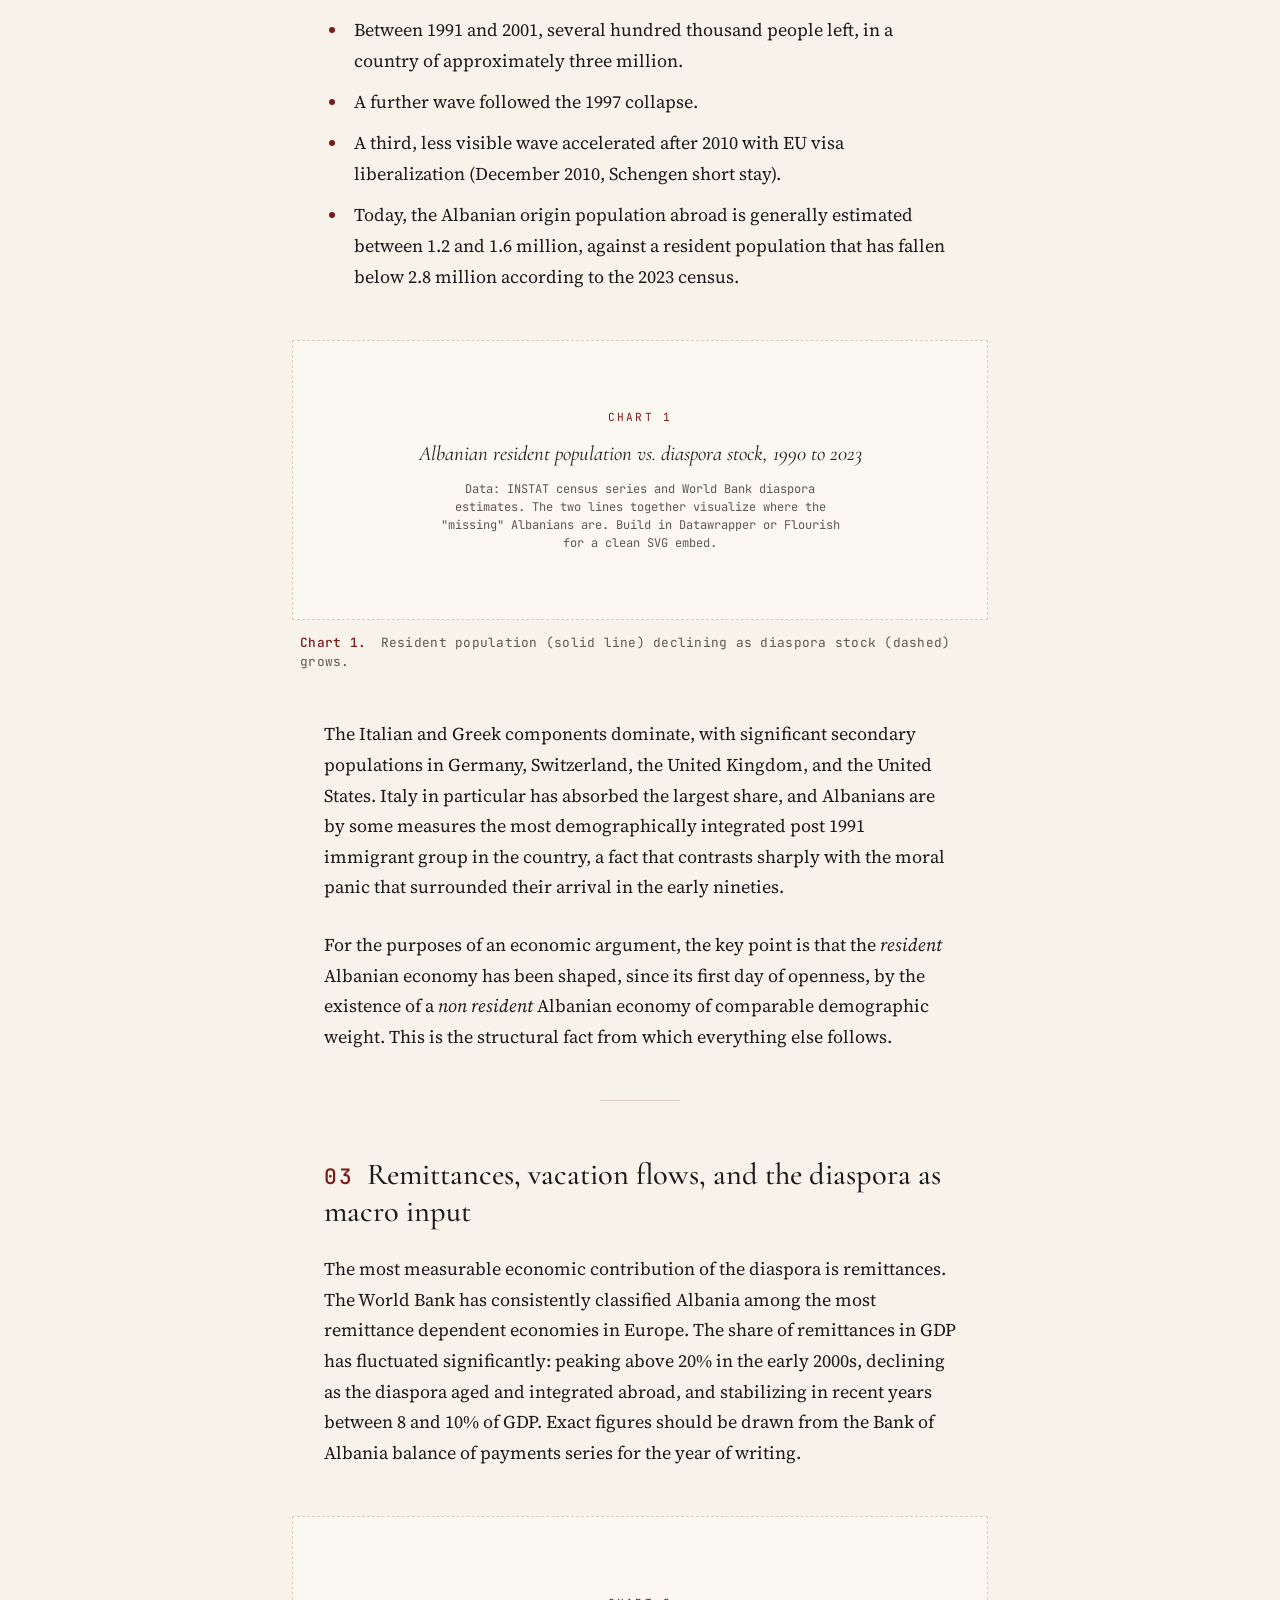
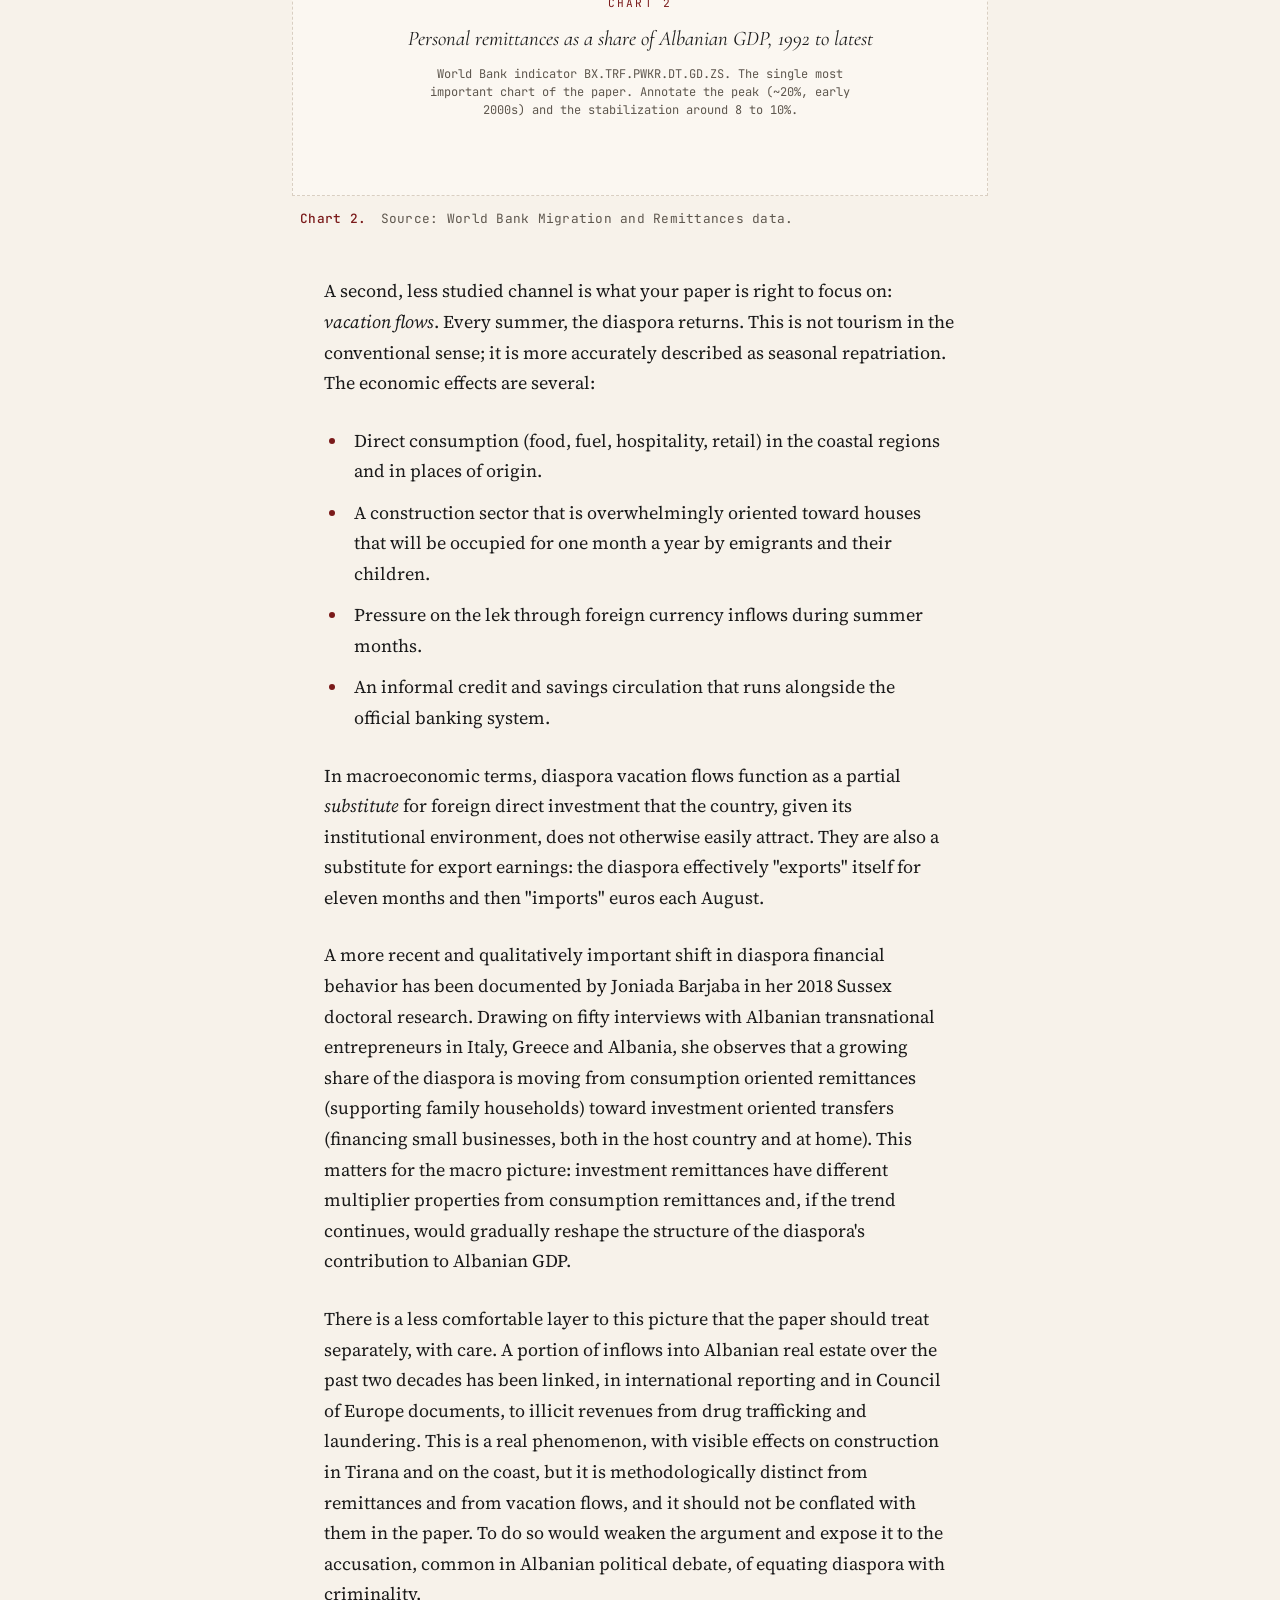
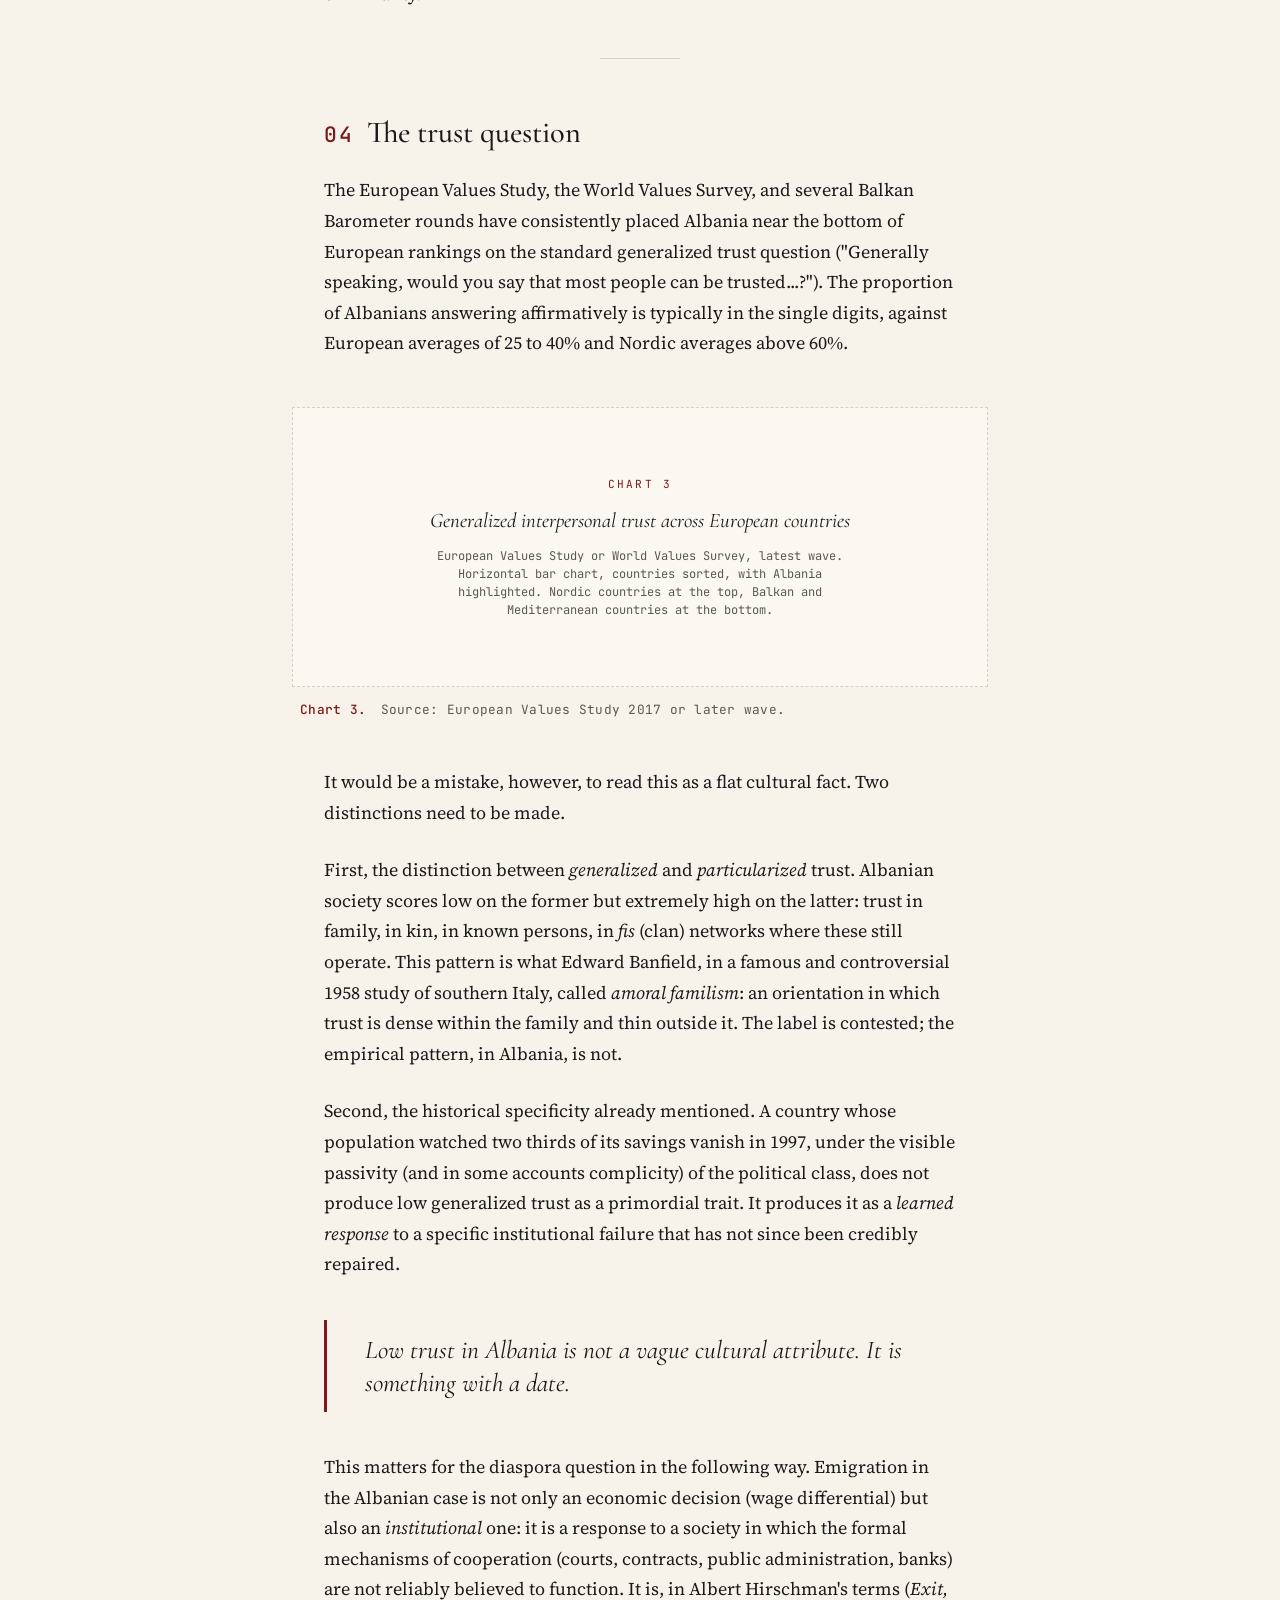
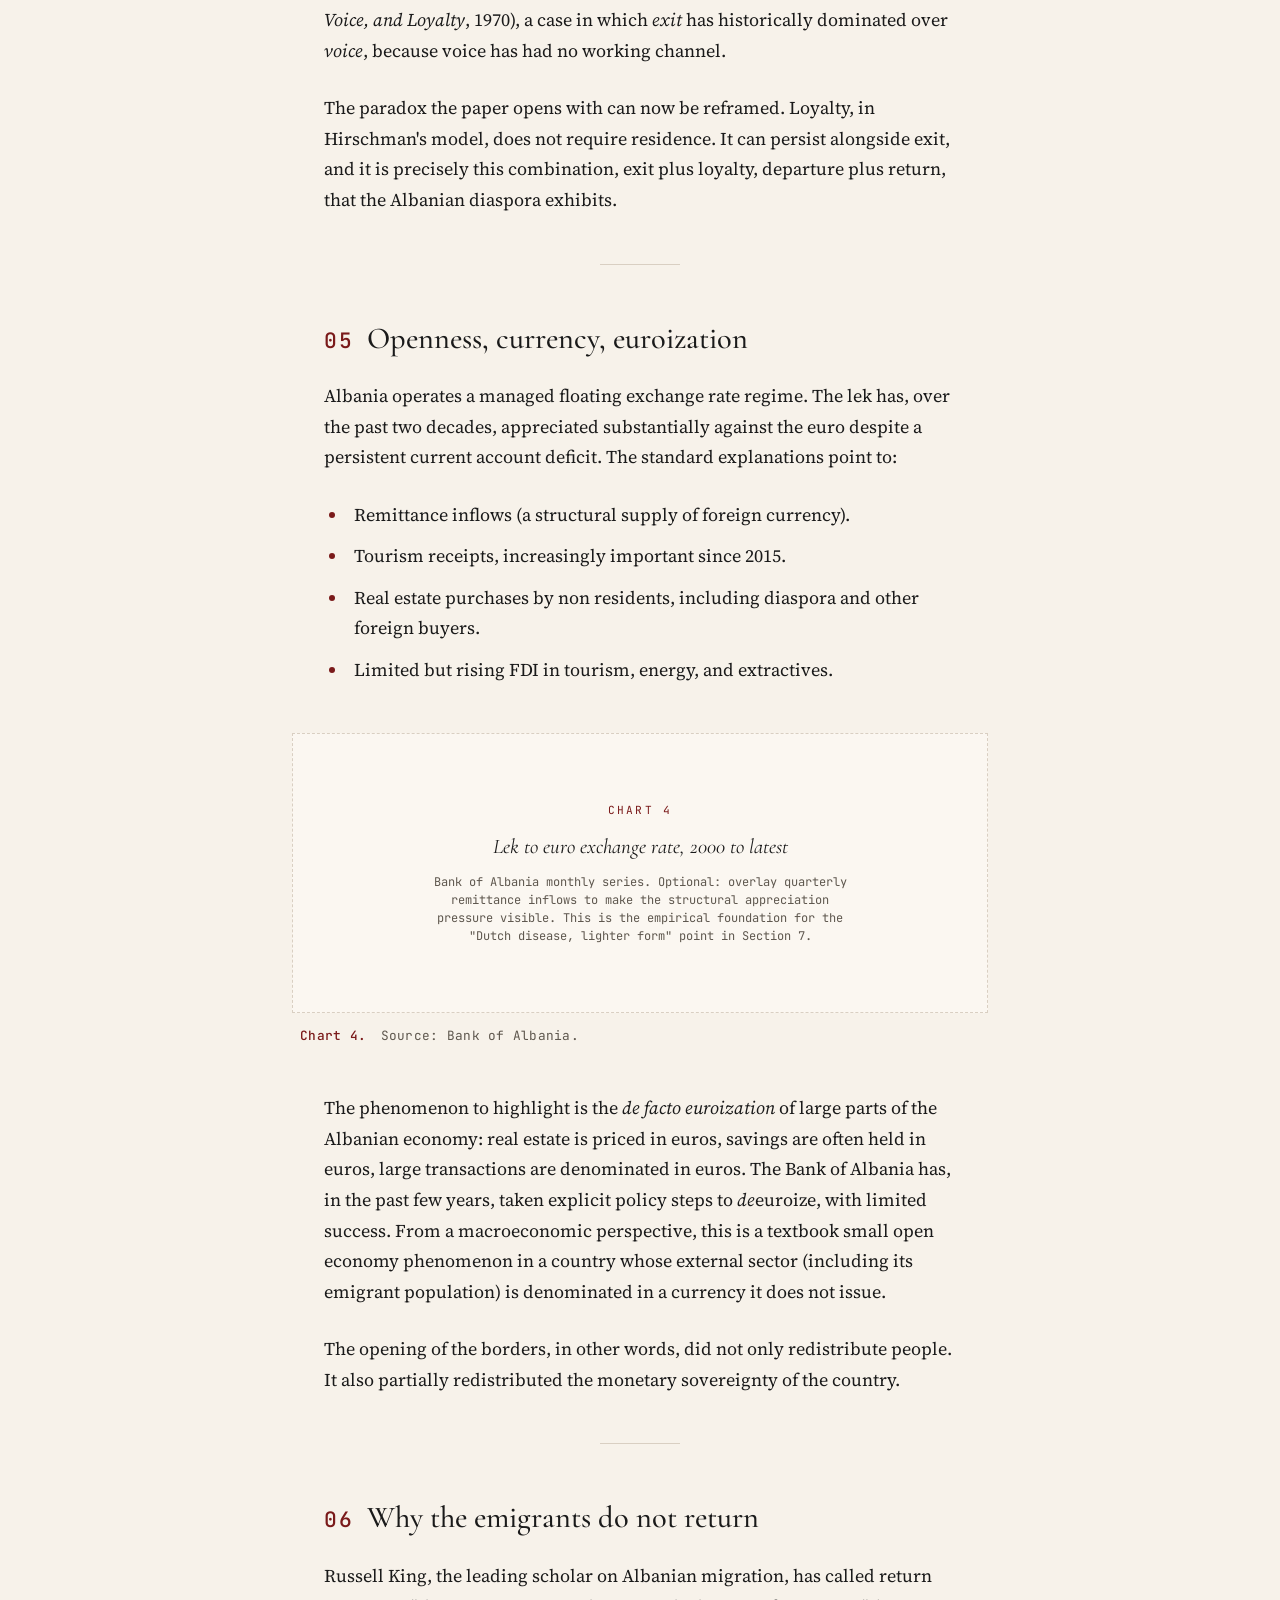
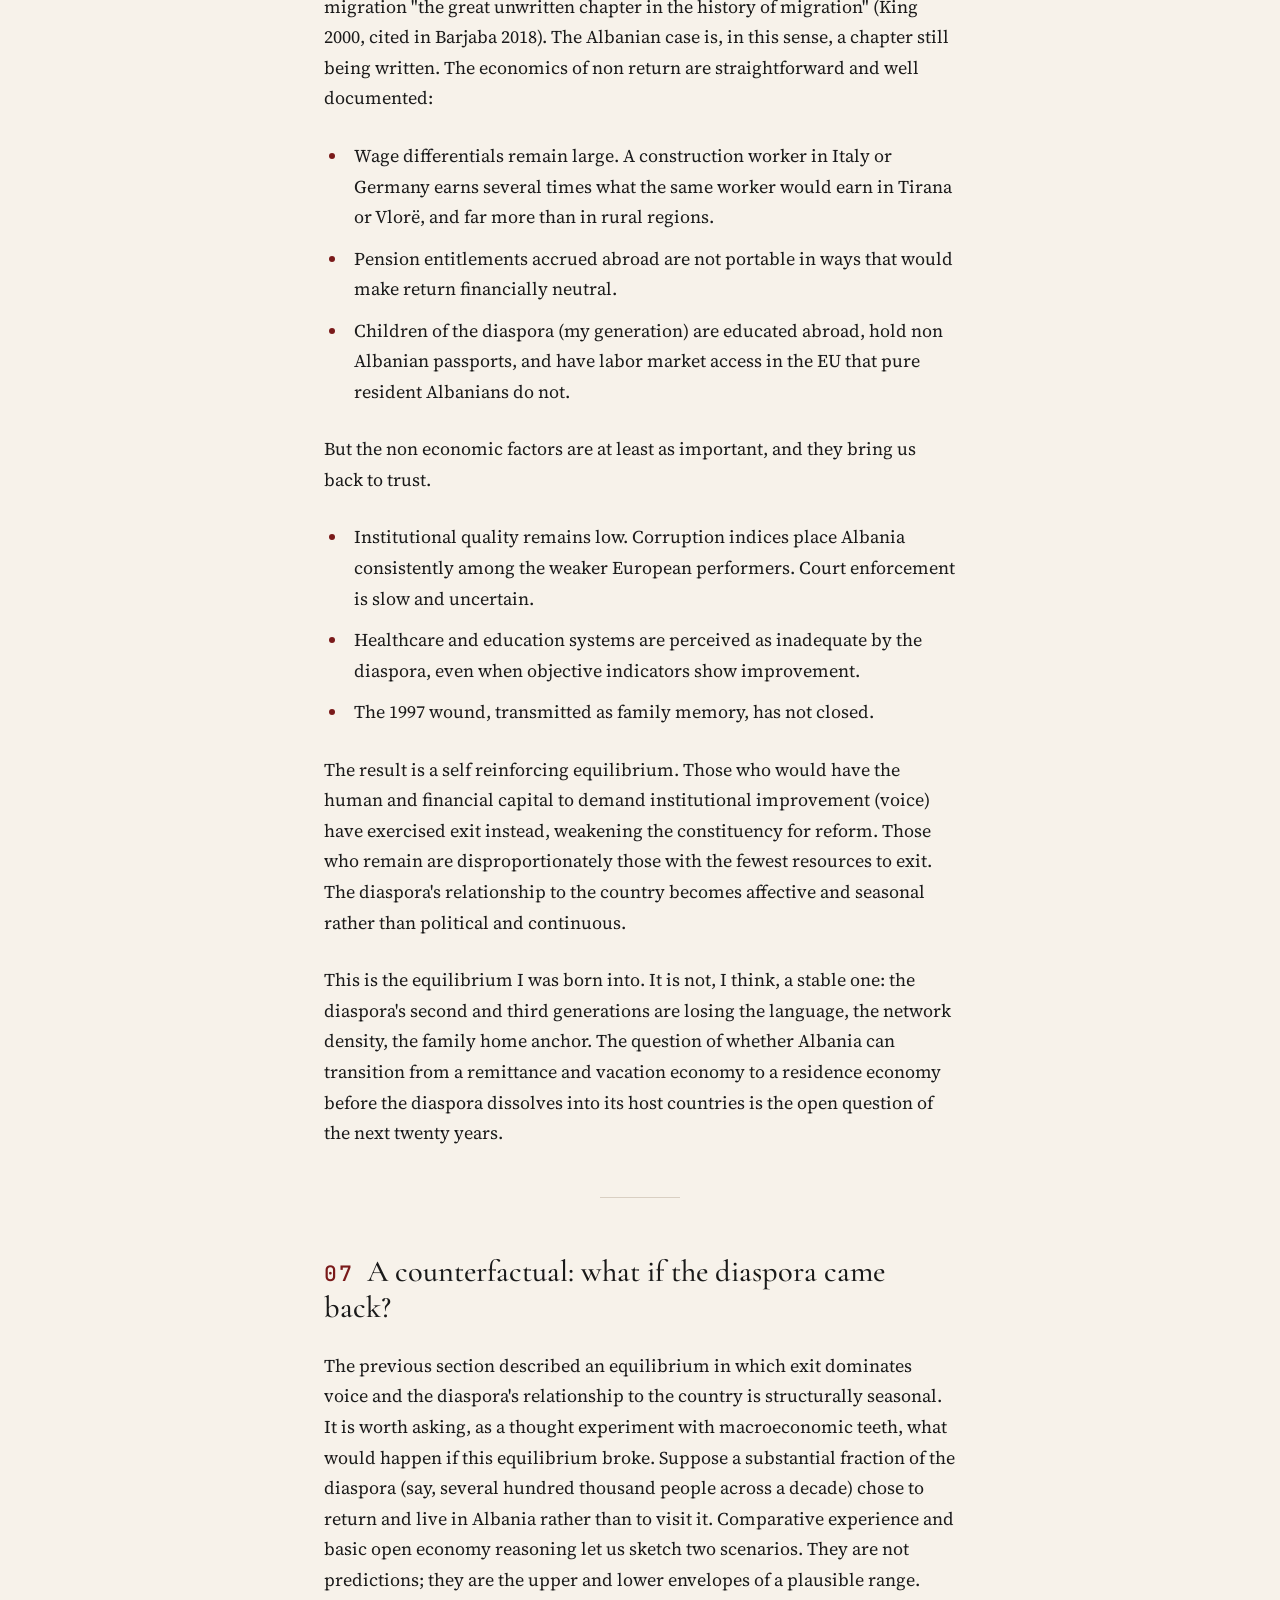
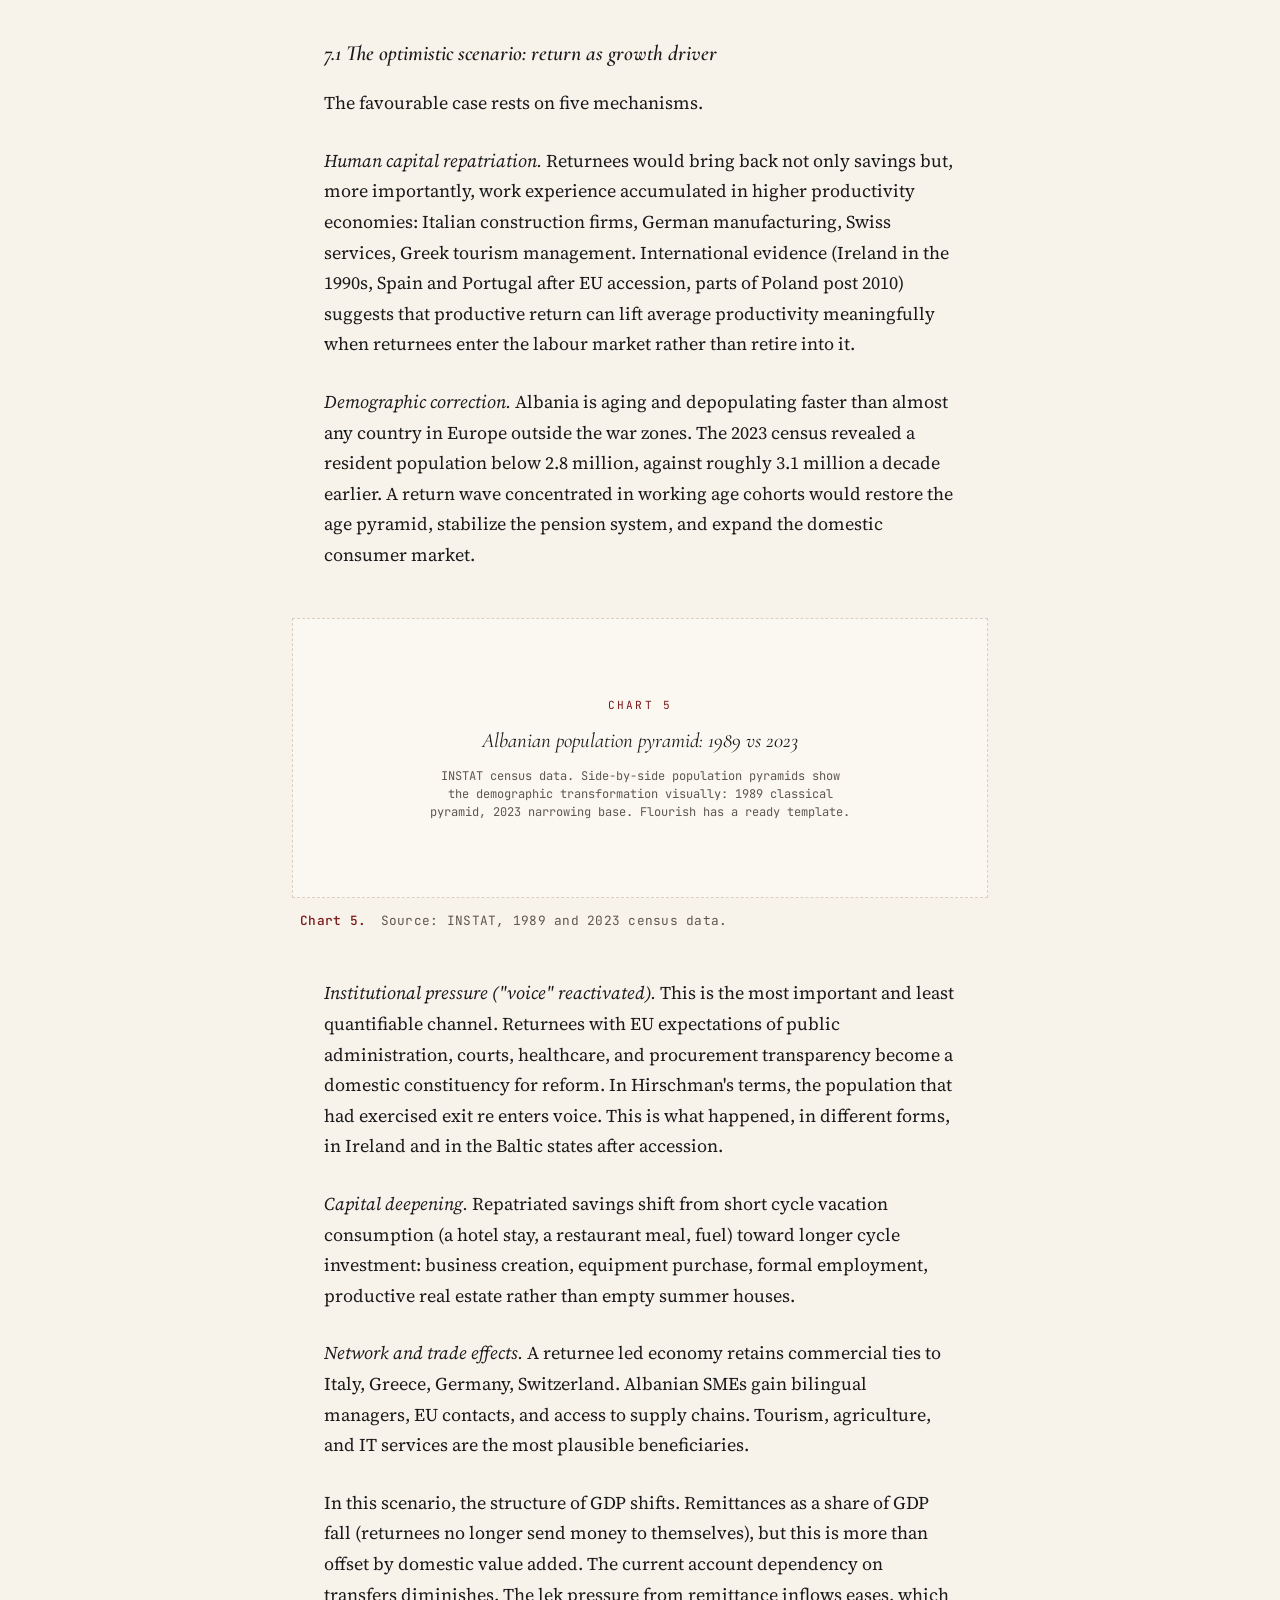
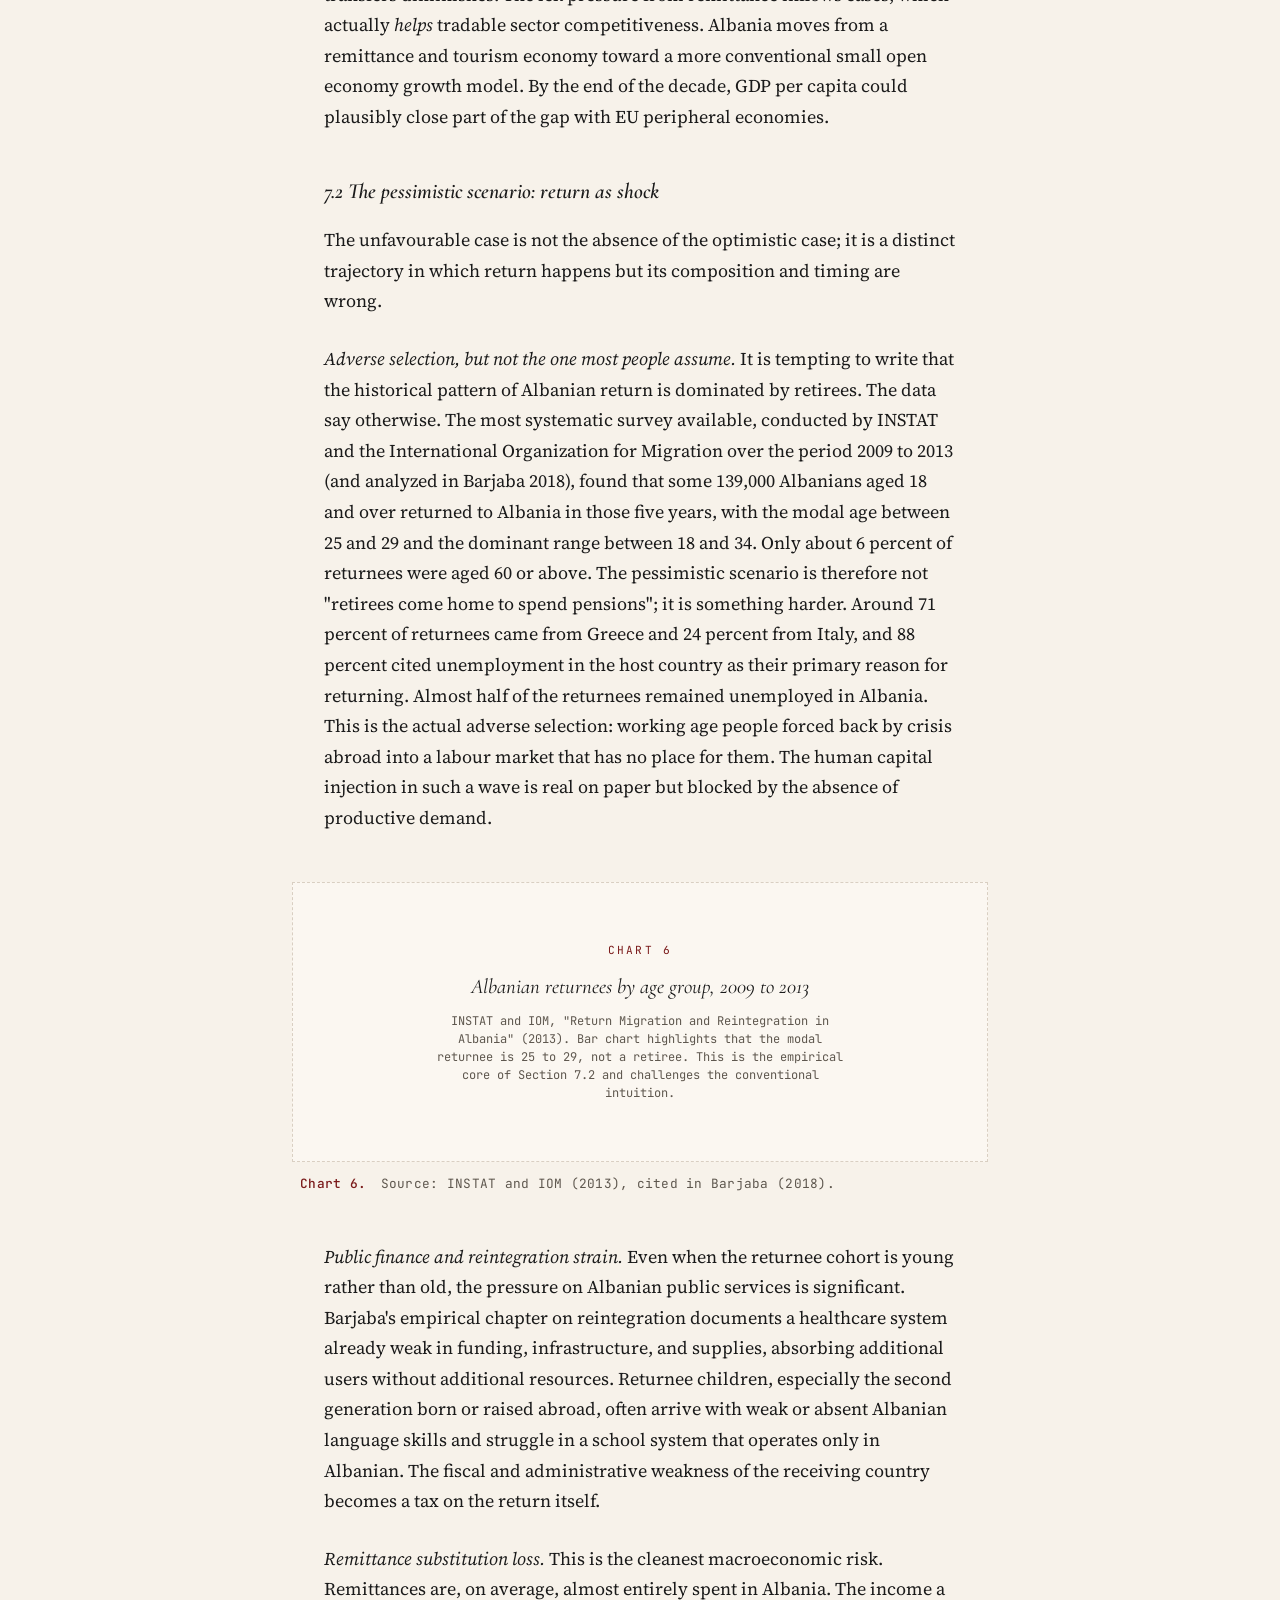
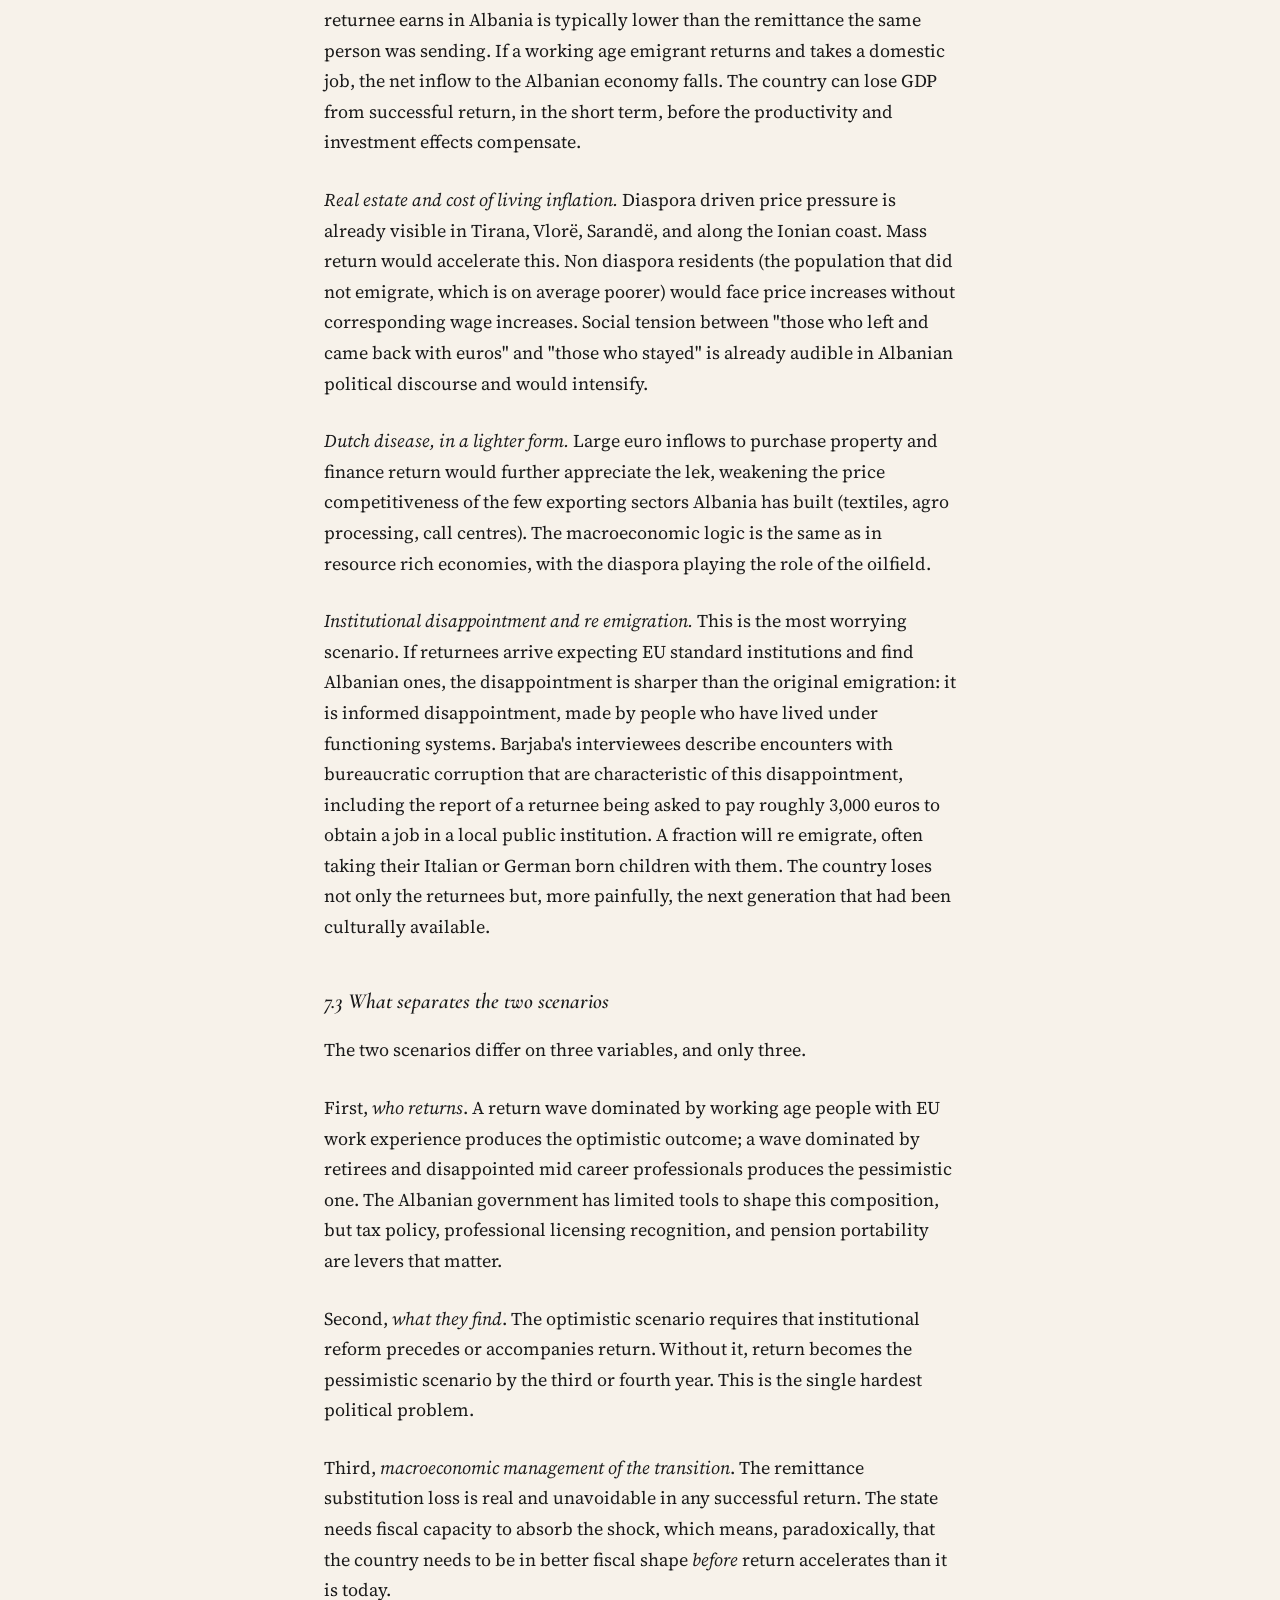
<file: Articolo Albania Diaspora/albania_diaspora_paper.html>
<!DOCTYPE html>
<html lang="en">
<head>
<meta charset="UTF-8" />
<meta name="viewport" content="width=device-width, initial-scale=1.0" />
<title>A Country You Love and Do Not Live In</title>
<meta name="description" content="An essay on the Albanian diaspora, trust, and the economics of belonging from elsewhere." />

<!-- ============================================================
     FONTS
     If your site already loads fonts globally, you can remove this.
     ============================================================ -->
<link rel="preconnect" href="https://fonts.googleapis.com" />
<link rel="preconnect" href="https://fonts.gstatic.com" crossorigin />
<link href="https://fonts.googleapis.com/css2?family=Cormorant+Garamond:ital,wght@0,400;0,500;0,600;0,700;1,400;1,500&family=Source+Serif+4:ital,opsz,wght@0,8..60,400;0,8..60,500;0,8..60,600;1,8..60,400&family=JetBrains+Mono:wght@400;500&display=swap" rel="stylesheet" />

<style>
  /* ============================================================
     DESIGN TOKENS
     Edit these to retune the look without touching the markup.
     ============================================================ */
  :root {
    --bg: #F7F2EA;
    --bg-elevated: #FBF7F1;
    --ink: #1A1A1A;
    --ink-muted: #5E574E;
    --accent: #7A1A1A;
    --rule: #D9CFC2;
    --max-text: 680px;
    --max-wide: 980px;

    --font-display: "Cormorant Garamond", Georgia, serif;
    --font-body: "Source Serif 4", "Source Serif Pro", Georgia, serif;
    --font-mono: "JetBrains Mono", ui-monospace, monospace;
  }

  * { box-sizing: border-box; }
  html { scroll-behavior: smooth; }
  body {
    margin: 0;
    background: var(--bg);
    color: var(--ink);
    font-family: var(--font-body);
    font-size: 18px;
    line-height: 1.7;
    -webkit-font-smoothing: antialiased;
    text-rendering: optimizeLegibility;
  }

  /* ============================================================
     LAYOUT
     ============================================================ */
  .container { max-width: var(--max-text); margin: 0 auto; padding: 0 1.5rem; }
  .container--wide { max-width: var(--max-wide); }

  /* ============================================================
     HEADER
     ============================================================ */
  .masthead {
    padding: 4rem 1.5rem 3rem;
    text-align: center;
    border-bottom: 1px solid var(--rule);
  }
  .kicker {
    font-family: var(--font-mono);
    font-size: 0.75rem;
    letter-spacing: 0.18em;
    text-transform: uppercase;
    color: var(--accent);
    margin-bottom: 1.5rem;
  }
  .title {
    font-family: var(--font-display);
    font-weight: 500;
    font-size: clamp(2.4rem, 5vw, 3.8rem);
    line-height: 1.05;
    letter-spacing: -0.01em;
    margin: 0 0 1rem;
    font-style: italic;
  }
  .subtitle {
    font-family: var(--font-display);
    font-weight: 400;
    font-size: clamp(1.1rem, 2vw, 1.4rem);
    color: var(--ink-muted);
    margin: 0 auto 2rem;
    max-width: 36em;
    line-height: 1.4;
  }
  .byline {
    font-family: var(--font-mono);
    font-size: 0.8rem;
    letter-spacing: 0.1em;
    text-transform: uppercase;
    color: var(--ink-muted);
  }

  /* ============================================================
     ARTICLE BODY
     ============================================================ */
  article { padding: 4rem 0; }
  article p {
    margin: 0 0 1.5em;
    hyphens: auto;
  }
  /* Drop cap on first paragraph of the article */
  .lede::first-letter {
    font-family: var(--font-display);
    font-weight: 600;
    font-size: 4.4em;
    float: left;
    line-height: 0.85;
    padding: 0.1em 0.1em 0 0;
    color: var(--accent);
  }

  h2 {
    font-family: var(--font-display);
    font-weight: 500;
    font-size: 1.9rem;
    line-height: 1.2;
    margin: 3.5rem 0 1.5rem;
    color: var(--ink);
  }
  h3 {
    font-family: var(--font-display);
    font-weight: 600;
    font-size: 1.35rem;
    margin: 2.5rem 0 1rem;
    color: var(--ink);
    font-style: italic;
  }
  h2 .section-num {
    font-family: var(--font-mono);
    font-size: 0.7em;
    color: var(--accent);
    margin-right: 0.6em;
    letter-spacing: 0.1em;
    font-style: normal;
  }

  ul {
    padding-left: 1.5rem;
    margin: 0 0 1.5em;
  }
  ul li {
    margin-bottom: 0.6em;
    padding-left: 0.4rem;
  }
  ul li::marker { color: var(--accent); }

  em { font-style: italic; }
  strong { font-weight: 600; }

  /* Pull quote */
  .pull-quote {
    font-family: var(--font-display);
    font-style: italic;
    font-size: 1.6rem;
    line-height: 1.3;
    color: var(--ink);
    border-left: 3px solid var(--accent);
    padding: 0.5em 0 0.5em 1.5em;
    margin: 2.5rem 0;
  }

  /* Section divider */
  .divider {
    border: none;
    border-top: 1px solid var(--rule);
    width: 5rem;
    margin: 3rem auto;
  }

  /* ============================================================
     FIGURES
     This is where charts and images go.
     Each figure has two states:
       1. PLACEHOLDER (visible while you build the chart/find the image)
       2. FINAL (replace the .placeholder with <img> or chart embed)
     ============================================================ */
  figure {
    margin: 3rem 0;
    /* Break out of the narrow text column for visual breathing room */
    width: calc(100% + 4rem);
    margin-left: -2rem;
    margin-right: -2rem;
  }
  @media (max-width: 720px) {
    figure { width: 100%; margin-left: 0; margin-right: 0; }
  }
  figure img,
  figure iframe,
  figure .chart-embed {
    width: 100%;
    height: auto;
    display: block;
    background: var(--bg-elevated);
    border: 1px solid var(--rule);
  }
  figcaption {
    font-family: var(--font-mono);
    font-size: 0.8rem;
    line-height: 1.5;
    color: var(--ink-muted);
    margin-top: 0.8rem;
    padding: 0 0.5rem;
    letter-spacing: 0.02em;
  }
  figcaption .fig-label {
    color: var(--accent);
    font-weight: 500;
    margin-right: 0.5em;
  }

  /* PLACEHOLDER STYLE: visible until you replace it */
  .placeholder {
    background: var(--bg-elevated);
    border: 1px dashed var(--rule);
    padding: 3rem 2rem;
    text-align: center;
    font-family: var(--font-mono);
    font-size: 0.85rem;
    color: var(--ink-muted);
    min-height: 280px;
    display: flex;
    flex-direction: column;
    justify-content: center;
    align-items: center;
    gap: 0.8rem;
  }
  .placeholder .ph-label {
    font-size: 0.7rem;
    letter-spacing: 0.2em;
    text-transform: uppercase;
    color: var(--accent);
  }
  .placeholder .ph-title {
    font-family: var(--font-display);
    font-style: italic;
    font-size: 1.3rem;
    color: var(--ink);
    max-width: 30em;
    line-height: 1.3;
  }
  .placeholder .ph-source {
    font-size: 0.75rem;
    max-width: 35em;
    line-height: 1.5;
  }

  /* ============================================================
     REFERENCES
     ============================================================ */
  .references {
    margin-top: 5rem;
    padding-top: 2.5rem;
    border-top: 1px solid var(--rule);
  }
  .references h2 { margin-top: 0; }
  .references h3 {
    font-style: normal;
    font-size: 1.1rem;
    font-family: var(--font-mono);
    letter-spacing: 0.05em;
    text-transform: uppercase;
    color: var(--accent);
    font-weight: 500;
    margin-top: 2.5rem;
  }
  .references ul {
    list-style: none;
    padding-left: 0;
  }
  .references li {
    padding-left: 1.2rem;
    text-indent: -1.2rem;
    font-size: 0.95rem;
    line-height: 1.6;
    margin-bottom: 1em;
  }

  /* ============================================================
     FOOTER
     ============================================================ */
  footer.colophon {
    padding: 3rem 1.5rem 5rem;
    text-align: center;
    font-family: var(--font-mono);
    font-size: 0.75rem;
    letter-spacing: 0.1em;
    text-transform: uppercase;
    color: var(--ink-muted);
  }
  footer.colophon .accent { color: var(--accent); }

  /* ============================================================
     PRINT
     ============================================================ */
  @media print {
    body { background: white; color: black; font-size: 11pt; }
    .placeholder { border: 1px solid #999; }
    figure { page-break-inside: avoid; }
  }
</style>
</head>

<body>

<!-- ============================================================
     MASTHEAD
     Edit title, subtitle, byline below.
     ============================================================ -->
<header class="masthead">
  <div class="container">
    <div class="kicker">Essay &middot; Albania &middot; Diaspora</div>
    <h1 class="title">A Country You Love and Do Not Live In</h1>
    <p class="subtitle">Albania, its diaspora, and the economics of belonging from elsewhere</p>
    <div class="byline">By [YOUR NAME] &middot; [DATE]</div>
  </div>
</header>


<article>
<div class="container">

<!-- ============================================================
     INTRODUCTION
     ============================================================ -->
<h2><span class="section-num">00</span>A paradox I was born into</h2>

<p class="lede">My father crossed the Adriatic in 1991, on the second of the ships that have since become almost mythological objects in Italian and Albanian memory. He stepped off in a southern Italian port among thousands of others, was photographed, processed, dispersed. I was born on the Italian side of that crossing. My Albania is therefore not a place of residence but a place of <em>return</em>: a summer country, a grandmother's kitchen, a coastline that fills with cars bearing Italian, Greek, German, Swiss plates every July and empties again in September.</p>

<!-- ============================================================
     FIGURE 1 — Vlora ship photo (1991)
     SUGGESTION: Iconic photo of the Vlora arriving in Bari, August 1991.
     SOURCES: Wikipedia Commons (search "Vlora 1991"), or contact the
     photographer Luca Turi via his agency. Or use a personal family photo
     of your father in those years.
     ============================================================ -->
<figure>
  <div class="placeholder">
    <span class="ph-label">Image 1</span>
    <span class="ph-title">The Vlora arrives in Bari, August 1991</span>
    <span class="ph-source">Iconic photo of the second 1991 crossing. Try Wikipedia Commons ("Vlora 1991") for licensed images, or substitute a personal family photo from the period for a more autobiographical opening.</span>
  </div>
  <figcaption><span class="fig-label">Image 1.</span> Caption goes here once the image is in place.</figcaption>
</figure>

<p>This paper begins from a paradox that is both personal and statistical. Albanians, by most survey measures, exhibit some of the lowest levels of generalized interpersonal trust in Europe. They have left their country in numbers that are demographically extraordinary: roughly one in three Albanians lives outside Albania. And yet that same diaspora returns, every summer, in flows large enough to register meaningfully in the national accounts. People love a country they do not live in, send money to a society they do not trust, and rebuild houses they will not occupy. The question of this paper is how to make sense of that configuration, economically but also philosophically.</p>

<p>I want to argue that the apparent contradiction dissolves once we stop treating "belonging" and "residence" as the same variable. The Albanian case, more sharply than most, shows that a nation can be sustained (economically and affectively) from outside its own borders. The diaspora is not a deviation from the Albanian economy; it has become one of its structural components.</p>

<hr class="divider" />

<!-- ============================================================
     SECTION 1
     ============================================================ -->
<h2><span class="section-num">01</span>Historical context: isolation, opening, collapse</h2>

<p>To understand contemporary Albanian emigration one must begin earlier, with the regime of Enver Hoxha (1944 to 1985) and its successor period until 1990. Albania under Hoxha was, by the late 1970s, perhaps the most hermetically closed country in Europe: it had broken with Yugoslavia (1948), with the Soviet Union (1961), and finally with China (1978), and its borders were enforced by a domestic security apparatus and a network of concrete bunkers whose visible legacy still dots the landscape. Emigration was not merely restricted; it was punishable as treason.</p>

<p>This is the first thing to hold onto: the diaspora I belong to is <em>historically compressed</em>. It did not form over centuries, as the Italian or Irish diasporas did. It is essentially the product of a single generation, the one that found, in 1990 and 1991, that the door had suddenly opened.</p>

<p>When the regime collapsed, the response was immediate and disorderly. The first mass crossings to Italy occurred in March 1991, when roughly 25,000 people arrived in the ports of Apulia. The most iconic event came in August of the same year: the ship Vlora, originally carrying Cuban sugar, was overtaken in Durrës by approximately twenty thousand people and sailed to Bari, where Italian authorities, overwhelmed, confined the passengers in a stadium. My father was part of this wave. The images (bodies hanging from cranes, masts, every accessible surface of a single ship) are among the few photographs in postwar European history that are recognized immediately on both sides of the Adriatic.</p>

<p>A second decisive event arrived six years later. In 1997, a network of pyramid investment schemes, into which by some estimates around two-thirds of the Albanian population had placed savings, collapsed. The losses are conventionally estimated at roughly half of GDP. The state lost control of large parts of the country, weapons depots were emptied, and a second emigration wave followed. The 1997 collapse is, in my view, the most under-discussed event in any account of Albanian economic and social life. It is the empirical anchor of the trust problem I will discuss later: low trust in Albania is not a vague cultural attribute, it is something with a date.</p>

<hr class="divider" />

<!-- ============================================================
     SECTION 2
     ============================================================ -->
<h2><span class="section-num">02</span>The scale of departure</h2>

<p>The numerical scale of Albanian emigration is unusual among European countries that were not at war. Estimates vary by source and definition, but the orders of magnitude are consistent:</p>

<ul>
  <li>Between 1991 and 2001, several hundred thousand people left, in a country of approximately three million.</li>
  <li>A further wave followed the 1997 collapse.</li>
  <li>A third, less visible wave accelerated after 2010 with EU visa liberalization (December 2010, Schengen short stay).</li>
  <li>Today, the Albanian origin population abroad is generally estimated between 1.2 and 1.6 million, against a resident population that has fallen below 2.8 million according to the 2023 census.</li>
</ul>

<!-- ============================================================
     FIGURE 2 — Population decline chart
     PRIORITY: HIGH. This chart is dramatic and supports the argument.
     DATA: INSTAT census series 1990 to 2023, plus World Bank diaspora estimates.
     TOOL: Datawrapper (easiest), Flourish, or matplotlib.
     CHART TYPE: Line chart with two series (resident population, diaspora stock estimate).
     ============================================================ -->
<figure>
  <div class="placeholder">
    <span class="ph-label">Chart 1</span>
    <span class="ph-title">Albanian resident population vs. diaspora stock, 1990 to 2023</span>
    <span class="ph-source">Data: INSTAT census series and World Bank diaspora estimates. The two lines together visualize where the "missing" Albanians are. Build in Datawrapper or Flourish for a clean SVG embed.</span>
  </div>
  <figcaption><span class="fig-label">Chart 1.</span> Resident population (solid line) declining as diaspora stock (dashed) grows.</figcaption>
</figure>

<p>The Italian and Greek components dominate, with significant secondary populations in Germany, Switzerland, the United Kingdom, and the United States. Italy in particular has absorbed the largest share, and Albanians are by some measures the most demographically integrated post 1991 immigrant group in the country, a fact that contrasts sharply with the moral panic that surrounded their arrival in the early nineties.</p>

<p>For the purposes of an economic argument, the key point is that the <em>resident</em> Albanian economy has been shaped, since its first day of openness, by the existence of a <em>non resident</em> Albanian economy of comparable demographic weight. This is the structural fact from which everything else follows.</p>

<hr class="divider" />

<!-- ============================================================
     SECTION 3
     ============================================================ -->
<h2><span class="section-num">03</span>Remittances, vacation flows, and the diaspora as macro input</h2>

<p>The most measurable economic contribution of the diaspora is remittances. The World Bank has consistently classified Albania among the most remittance dependent economies in Europe. The share of remittances in GDP has fluctuated significantly: peaking above 20% in the early 2000s, declining as the diaspora aged and integrated abroad, and stabilizing in recent years between 8 and 10% of GDP. Exact figures should be drawn from the Bank of Albania balance of payments series for the year of writing.</p>

<!-- ============================================================
     FIGURE 3 — Remittances as % of GDP
     PRIORITY: HIGHEST. This is the single most important chart in the paper.
     DATA: World Bank indicator BX.TRF.PWKR.DT.GD.ZS, Albania, 1992 to most recent.
     TOOL: Datawrapper (recommended).
     CHART TYPE: Single line chart, annotate the peak around 2002 and the post-2008 decline.
     ============================================================ -->
<figure>
  <div class="placeholder">
    <span class="ph-label">Chart 2</span>
    <span class="ph-title">Personal remittances as a share of Albanian GDP, 1992 to latest</span>
    <span class="ph-source">World Bank indicator BX.TRF.PWKR.DT.GD.ZS. The single most important chart of the paper. Annotate the peak (~20%, early 2000s) and the stabilization around 8 to 10%.</span>
  </div>
  <figcaption><span class="fig-label">Chart 2.</span> Source: World Bank Migration and Remittances data.</figcaption>
</figure>

<p>A second, less studied channel is what your paper is right to focus on: <em>vacation flows</em>. Every summer, the diaspora returns. This is not tourism in the conventional sense; it is more accurately described as seasonal repatriation. The economic effects are several:</p>

<ul>
  <li>Direct consumption (food, fuel, hospitality, retail) in the coastal regions and in places of origin.</li>
  <li>A construction sector that is overwhelmingly oriented toward houses that will be occupied for one month a year by emigrants and their children.</li>
  <li>Pressure on the lek through foreign currency inflows during summer months.</li>
  <li>An informal credit and savings circulation that runs alongside the official banking system.</li>
</ul>

<p>In macroeconomic terms, diaspora vacation flows function as a partial <em>substitute</em> for foreign direct investment that the country, given its institutional environment, does not otherwise easily attract. They are also a substitute for export earnings: the diaspora effectively "exports" itself for eleven months and then "imports" euros each August.</p>

<p>A more recent and qualitatively important shift in diaspora financial behavior has been documented by Joniada Barjaba in her 2018 Sussex doctoral research. Drawing on fifty interviews with Albanian transnational entrepreneurs in Italy, Greece and Albania, she observes that a growing share of the diaspora is moving from consumption oriented remittances (supporting family households) toward investment oriented transfers (financing small businesses, both in the host country and at home). This matters for the macro picture: investment remittances have different multiplier properties from consumption remittances and, if the trend continues, would gradually reshape the structure of the diaspora's contribution to Albanian GDP.</p>

<p>There is a less comfortable layer to this picture that the paper should treat separately, with care. A portion of inflows into Albanian real estate over the past two decades has been linked, in international reporting and in Council of Europe documents, to illicit revenues from drug trafficking and laundering. This is a real phenomenon, with visible effects on construction in Tirana and on the coast, but it is methodologically distinct from remittances and from vacation flows, and it should not be conflated with them in the paper. To do so would weaken the argument and expose it to the accusation, common in Albanian political debate, of equating diaspora with criminality.</p>

<hr class="divider" />

<!-- ============================================================
     SECTION 4
     ============================================================ -->
<h2><span class="section-num">04</span>The trust question</h2>

<p>The European Values Study, the World Values Survey, and several Balkan Barometer rounds have consistently placed Albania near the bottom of European rankings on the standard generalized trust question ("Generally speaking, would you say that most people can be trusted...?"). The proportion of Albanians answering affirmatively is typically in the single digits, against European averages of 25 to 40% and Nordic averages above 60%.</p>

<!-- ============================================================
     FIGURE 4 — Trust comparison across European countries
     PRIORITY: HIGH. Very visually persuasive.
     DATA: European Values Study latest wave OR World Values Survey wave 7.
     TOOL: Datawrapper bar chart (sorted, with Albania highlighted in accent color).
     ============================================================ -->
<figure>
  <div class="placeholder">
    <span class="ph-label">Chart 3</span>
    <span class="ph-title">Generalized interpersonal trust across European countries</span>
    <span class="ph-source">European Values Study or World Values Survey, latest wave. Horizontal bar chart, countries sorted, with Albania highlighted. Nordic countries at the top, Balkan and Mediterranean countries at the bottom.</span>
  </div>
  <figcaption><span class="fig-label">Chart 3.</span> Source: European Values Study 2017 or later wave.</figcaption>
</figure>

<p>It would be a mistake, however, to read this as a flat cultural fact. Two distinctions need to be made.</p>

<p>First, the distinction between <em>generalized</em> and <em>particularized</em> trust. Albanian society scores low on the former but extremely high on the latter: trust in family, in kin, in known persons, in <em>fis</em> (clan) networks where these still operate. This pattern is what Edward Banfield, in a famous and controversial 1958 study of southern Italy, called <em>amoral familism</em>: an orientation in which trust is dense within the family and thin outside it. The label is contested; the empirical pattern, in Albania, is not.</p>

<p>Second, the historical specificity already mentioned. A country whose population watched two thirds of its savings vanish in 1997, under the visible passivity (and in some accounts complicity) of the political class, does not produce low generalized trust as a primordial trait. It produces it as a <em>learned response</em> to a specific institutional failure that has not since been credibly repaired.</p>

<div class="pull-quote">Low trust in Albania is not a vague cultural attribute. It is something with a date.</div>

<p>This matters for the diaspora question in the following way. Emigration in the Albanian case is not only an economic decision (wage differential) but also an <em>institutional</em> one: it is a response to a society in which the formal mechanisms of cooperation (courts, contracts, public administration, banks) are not reliably believed to function. It is, in Albert Hirschman's terms (<em>Exit, Voice, and Loyalty</em>, 1970), a case in which <em>exit</em> has historically dominated over <em>voice</em>, because voice has had no working channel.</p>

<p>The paradox the paper opens with can now be reframed. Loyalty, in Hirschman's model, does not require residence. It can persist alongside exit, and it is precisely this combination, exit plus loyalty, departure plus return, that the Albanian diaspora exhibits.</p>

<hr class="divider" />

<!-- ============================================================
     SECTION 5
     ============================================================ -->
<h2><span class="section-num">05</span>Openness, currency, euroization</h2>

<p>Albania operates a managed floating exchange rate regime. The lek has, over the past two decades, appreciated substantially against the euro despite a persistent current account deficit. The standard explanations point to:</p>

<ul>
  <li>Remittance inflows (a structural supply of foreign currency).</li>
  <li>Tourism receipts, increasingly important since 2015.</li>
  <li>Real estate purchases by non residents, including diaspora and other foreign buyers.</li>
  <li>Limited but rising FDI in tourism, energy, and extractives.</li>
</ul>

<!-- ============================================================
     FIGURE 5 — Lek/EUR exchange rate
     PRIORITY: MEDIUM.
     DATA: Bank of Albania, monthly average lek/EUR, 2000 to latest.
     TOOL: Datawrapper line chart, ideally overlaid with quarterly remittance inflows.
     ============================================================ -->
<figure>
  <div class="placeholder">
    <span class="ph-label">Chart 4</span>
    <span class="ph-title">Lek to euro exchange rate, 2000 to latest</span>
    <span class="ph-source">Bank of Albania monthly series. Optional: overlay quarterly remittance inflows to make the structural appreciation pressure visible. This is the empirical foundation for the "Dutch disease, lighter form" point in Section 7.</span>
  </div>
  <figcaption><span class="fig-label">Chart 4.</span> Source: Bank of Albania.</figcaption>
</figure>

<p>The phenomenon to highlight is the <em>de facto euroization</em> of large parts of the Albanian economy: real estate is priced in euros, savings are often held in euros, large transactions are denominated in euros. The Bank of Albania has, in the past few years, taken explicit policy steps to <em>de</em>euroize, with limited success. From a macroeconomic perspective, this is a textbook small open economy phenomenon in a country whose external sector (including its emigrant population) is denominated in a currency it does not issue.</p>

<p>The opening of the borders, in other words, did not only redistribute people. It also partially redistributed the monetary sovereignty of the country.</p>

<hr class="divider" />

<!-- ============================================================
     SECTION 6
     ============================================================ -->
<h2><span class="section-num">06</span>Why the emigrants do not return</h2>

<p>Russell King, the leading scholar on Albanian migration, has called return migration "the great unwritten chapter in the history of migration" (King 2000, cited in Barjaba 2018). The Albanian case is, in this sense, a chapter still being written. The economics of non return are straightforward and well documented:</p>

<ul>
  <li>Wage differentials remain large. A construction worker in Italy or Germany earns several times what the same worker would earn in Tirana or Vlorë, and far more than in rural regions.</li>
  <li>Pension entitlements accrued abroad are not portable in ways that would make return financially neutral.</li>
  <li>Children of the diaspora (my generation) are educated abroad, hold non Albanian passports, and have labor market access in the EU that pure resident Albanians do not.</li>
</ul>

<p>But the non economic factors are at least as important, and they bring us back to trust.</p>

<ul>
  <li>Institutional quality remains low. Corruption indices place Albania consistently among the weaker European performers. Court enforcement is slow and uncertain.</li>
  <li>Healthcare and education systems are perceived as inadequate by the diaspora, even when objective indicators show improvement.</li>
  <li>The 1997 wound, transmitted as family memory, has not closed.</li>
</ul>

<p>The result is a self reinforcing equilibrium. Those who would have the human and financial capital to demand institutional improvement (voice) have exercised exit instead, weakening the constituency for reform. Those who remain are disproportionately those with the fewest resources to exit. The diaspora's relationship to the country becomes affective and seasonal rather than political and continuous.</p>

<p>This is the equilibrium I was born into. It is not, I think, a stable one: the diaspora's second and third generations are losing the language, the network density, the family home anchor. The question of whether Albania can transition from a remittance and vacation economy to a residence economy before the diaspora dissolves into its host countries is the open question of the next twenty years.</p>

<hr class="divider" />

<!-- ============================================================
     SECTION 7 — Counterfactual
     ============================================================ -->
<h2><span class="section-num">07</span>A counterfactual: what if the diaspora came back?</h2>

<p>The previous section described an equilibrium in which exit dominates voice and the diaspora's relationship to the country is structurally seasonal. It is worth asking, as a thought experiment with macroeconomic teeth, what would happen if this equilibrium broke. Suppose a substantial fraction of the diaspora (say, several hundred thousand people across a decade) chose to return and live in Albania rather than to visit it. Comparative experience and basic open economy reasoning let us sketch two scenarios. They are not predictions; they are the upper and lower envelopes of a plausible range.</p>

<h3>7.1 The optimistic scenario: return as growth driver</h3>

<p>The favourable case rests on five mechanisms.</p>

<p><em>Human capital repatriation.</em> Returnees would bring back not only savings but, more importantly, work experience accumulated in higher productivity economies: Italian construction firms, German manufacturing, Swiss services, Greek tourism management. International evidence (Ireland in the 1990s, Spain and Portugal after EU accession, parts of Poland post 2010) suggests that productive return can lift average productivity meaningfully when returnees enter the labour market rather than retire into it.</p>

<p><em>Demographic correction.</em> Albania is aging and depopulating faster than almost any country in Europe outside the war zones. The 2023 census revealed a resident population below 2.8 million, against roughly 3.1 million a decade earlier. A return wave concentrated in working age cohorts would restore the age pyramid, stabilize the pension system, and expand the domestic consumer market.</p>

<!-- ============================================================
     FIGURE 6 — Age pyramid Albania 1989 vs 2023
     PRIORITY: MEDIUM-HIGH.
     DATA: INSTAT census 1989 and 2023.
     TOOL: Flourish has a great population pyramid template. Or Datawrapper.
     ============================================================ -->
<figure>
  <div class="placeholder">
    <span class="ph-label">Chart 5</span>
    <span class="ph-title">Albanian population pyramid: 1989 vs 2023</span>
    <span class="ph-source">INSTAT census data. Side-by-side population pyramids show the demographic transformation visually: 1989 classical pyramid, 2023 narrowing base. Flourish has a ready template.</span>
  </div>
  <figcaption><span class="fig-label">Chart 5.</span> Source: INSTAT, 1989 and 2023 census data.</figcaption>
</figure>

<p><em>Institutional pressure ("voice" reactivated).</em> This is the most important and least quantifiable channel. Returnees with EU expectations of public administration, courts, healthcare, and procurement transparency become a domestic constituency for reform. In Hirschman's terms, the population that had exercised exit re enters voice. This is what happened, in different forms, in Ireland and in the Baltic states after accession.</p>

<p><em>Capital deepening.</em> Repatriated savings shift from short cycle vacation consumption (a hotel stay, a restaurant meal, fuel) toward longer cycle investment: business creation, equipment purchase, formal employment, productive real estate rather than empty summer houses.</p>

<p><em>Network and trade effects.</em> A returnee led economy retains commercial ties to Italy, Greece, Germany, Switzerland. Albanian SMEs gain bilingual managers, EU contacts, and access to supply chains. Tourism, agriculture, and IT services are the most plausible beneficiaries.</p>

<p>In this scenario, the structure of GDP shifts. Remittances as a share of GDP fall (returnees no longer send money to themselves), but this is more than offset by domestic value added. The current account dependency on transfers diminishes. The lek pressure from remittance inflows eases, which actually <em>helps</em> tradable sector competitiveness. Albania moves from a remittance and tourism economy toward a more conventional small open economy growth model. By the end of the decade, GDP per capita could plausibly close part of the gap with EU peripheral economies.</p>

<h3>7.2 The pessimistic scenario: return as shock</h3>

<p>The unfavourable case is not the absence of the optimistic case; it is a distinct trajectory in which return happens but its composition and timing are wrong.</p>

<p><em>Adverse selection, but not the one most people assume.</em> It is tempting to write that the historical pattern of Albanian return is dominated by retirees. The data say otherwise. The most systematic survey available, conducted by INSTAT and the International Organization for Migration over the period 2009 to 2013 (and analyzed in Barjaba 2018), found that some 139,000 Albanians aged 18 and over returned to Albania in those five years, with the modal age between 25 and 29 and the dominant range between 18 and 34. Only about 6 percent of returnees were aged 60 or above. The pessimistic scenario is therefore not "retirees come home to spend pensions"; it is something harder. Around 71 percent of returnees came from Greece and 24 percent from Italy, and 88 percent cited unemployment in the host country as their primary reason for returning. Almost half of the returnees remained unemployed in Albania. This is the actual adverse selection: working age people forced back by crisis abroad into a labour market that has no place for them. The human capital injection in such a wave is real on paper but blocked by the absence of productive demand.</p>

<!-- ============================================================
     FIGURE 7 — Returnees by age group (2009 to 2013)
     PRIORITY: MEDIUM.
     DATA: INSTAT and IOM 2013, "Return Migration and Reintegration in Albania".
     SOURCE OF DATA: cited extensively in Barjaba 2018, chapter 3.8.
     TOOL: Simple bar chart in Datawrapper.
     ============================================================ -->
<figure>
  <div class="placeholder">
    <span class="ph-label">Chart 6</span>
    <span class="ph-title">Albanian returnees by age group, 2009 to 2013</span>
    <span class="ph-source">INSTAT and IOM, "Return Migration and Reintegration in Albania" (2013). Bar chart highlights that the modal returnee is 25 to 29, not a retiree. This is the empirical core of Section 7.2 and challenges the conventional intuition.</span>
  </div>
  <figcaption><span class="fig-label">Chart 6.</span> Source: INSTAT and IOM (2013), cited in Barjaba (2018).</figcaption>
</figure>

<p><em>Public finance and reintegration strain.</em> Even when the returnee cohort is young rather than old, the pressure on Albanian public services is significant. Barjaba's empirical chapter on reintegration documents a healthcare system already weak in funding, infrastructure, and supplies, absorbing additional users without additional resources. Returnee children, especially the second generation born or raised abroad, often arrive with weak or absent Albanian language skills and struggle in a school system that operates only in Albanian. The fiscal and administrative weakness of the receiving country becomes a tax on the return itself.</p>

<p><em>Remittance substitution loss.</em> This is the cleanest macroeconomic risk. Remittances are, on average, almost entirely spent in Albania. The income a returnee earns in Albania is typically lower than the remittance the same person was sending. If a working age emigrant returns and takes a domestic job, the net inflow to the Albanian economy falls. The country can lose GDP from successful return, in the short term, before the productivity and investment effects compensate.</p>

<p><em>Real estate and cost of living inflation.</em> Diaspora driven price pressure is already visible in Tirana, Vlorë, Sarandë, and along the Ionian coast. Mass return would accelerate this. Non diaspora residents (the population that did not emigrate, which is on average poorer) would face price increases without corresponding wage increases. Social tension between "those who left and came back with euros" and "those who stayed" is already audible in Albanian political discourse and would intensify.</p>

<p><em>Dutch disease, in a lighter form.</em> Large euro inflows to purchase property and finance return would further appreciate the lek, weakening the price competitiveness of the few exporting sectors Albania has built (textiles, agro processing, call centres). The macroeconomic logic is the same as in resource rich economies, with the diaspora playing the role of the oilfield.</p>

<p><em>Institutional disappointment and re emigration.</em> This is the most worrying scenario. If returnees arrive expecting EU standard institutions and find Albanian ones, the disappointment is sharper than the original emigration: it is informed disappointment, made by people who have lived under functioning systems. Barjaba's interviewees describe encounters with bureaucratic corruption that are characteristic of this disappointment, including the report of a returnee being asked to pay roughly 3,000 euros to obtain a job in a local public institution. A fraction will re emigrate, often taking their Italian or German born children with them. The country loses not only the returnees but, more painfully, the next generation that had been culturally available.</p>

<h3>7.3 What separates the two scenarios</h3>

<p>The two scenarios differ on three variables, and only three.</p>

<p>First, <em>who returns</em>. A return wave dominated by working age people with EU work experience produces the optimistic outcome; a wave dominated by retirees and disappointed mid career professionals produces the pessimistic one. The Albanian government has limited tools to shape this composition, but tax policy, professional licensing recognition, and pension portability are levers that matter.</p>

<p>Second, <em>what they find</em>. The optimistic scenario requires that institutional reform precedes or accompanies return. Without it, return becomes the pessimistic scenario by the third or fourth year. This is the single hardest political problem.</p>

<p>Third, <em>macroeconomic management of the transition</em>. The remittance substitution loss is real and unavoidable in any successful return. The state needs fiscal capacity to absorb the shock, which means, paradoxically, that the country needs to be in better fiscal shape <em>before</em> return accelerates than it is today.</p>

<p>The honest synthesis, then, is this: return migration is not automatically good for the Albanian economy. It is conditionally good, on terms that the country does not yet meet. The risk is not that the diaspora will refuse to come back. The risk is that it will come back to a country that is not ready to receive it productively, and that the disappointment of that return will be more demoralizing than the original departure.</p>

<hr class="divider" />

<!-- ============================================================
     SECTION 8 — Philosophical coda
     ============================================================ -->
<h2><span class="section-num">08</span>Philosophical coda: belonging without residence</h2>

<p>I want to close on the question that motivated this paper, which is not strictly economic.</p>

<p>We are accustomed, in political theory and in everyday speech, to treat the nation as a community of people who live together in a defined territory. The Albanian case stretches this definition almost to the breaking point. A non trivial fraction of the people who <em>are</em> Albanian, in any meaningful sense, do not live in Albania, have not lived there for thirty years, and yet maintain Albanian as a language, build Albanian houses, marry within Albanian networks, and return each summer to a country whose institutions they do not trust and whose residence they have refused.</p>

<p>Benedict Anderson's formulation of the nation as an "imagined community" is useful here, but it understates the materiality of the Albanian case. The Albanian nation is not only imagined from abroad: it is <em>financed</em> from abroad. Remittances and vacation flows are not symbolic acts; they are line items in the balance of payments. The imagined community has a current account.</p>

<!-- ============================================================
     OPTIONAL FIGURE 8 — Personal photo
     A personal photo here (family photo from Albania, summer return,
     parents' village) would give the coda emotional weight.
     ============================================================ -->
<figure>
  <div class="placeholder">
    <span class="ph-label">Image 2 (optional)</span>
    <span class="ph-title">A personal photo from a summer return to Albania</span>
    <span class="ph-source">A family photo from the village, the coast, or a return visit would give the philosophical coda emotional weight. Optional but recommended for a personal site.</span>
  </div>
  <figcaption><span class="fig-label">Image 2.</span> Caption goes here.</figcaption>
</figure>

<p>What this suggests, finally, is that we may need a category somewhere between <em>citizenship</em> and <em>residence</em> to describe what the diaspora actually does. People love a country and do not live there because love and residence have, in this case, decoupled, not as a failure of either but as the structural outcome of a specific history: a closed country that opened too suddenly, a savings system that collapsed too completely, an institutional environment that has not yet earned back the trust it lost, and a generation of emigrants whose children (my generation) inherit both the love and the distance.</p>

<p>The paper's title question, how is it possible to love a country and not live in it, turns out to have an answer that is neither sentimental nor cynical. It is structural. We love it the way one loves something that one's own history has placed at a precise, measurable distance.</p>


<!-- ============================================================
     REFERENCES
     ============================================================ -->
<section class="references">
<h2>References</h2>

<h3>Cited and used directly</h3>
<ul>
  <li>Barjaba, J. (2018). <em>Exploring Transnational Entrepreneurship Among Albanian Migrants and Returnees</em>. PhD thesis, School of Global Studies, University of Sussex (supervisor: Prof. Russell King). Sussex Research Online: http://sro.sussex.ac.uk/</li>
  <li>INSTAT and International Organization for Migration (2013). <em>Return Migration and Reintegration in Albania</em>.</li>
  <li>Hirschman, A. O. (1970). <em>Exit, Voice, and Loyalty: Responses to Decline in Firms, Organizations, and States</em>. Harvard University Press.</li>
  <li>Anderson, B. (1983). <em>Imagined Communities: Reflections on the Origin and Spread of Nationalism</em>. Verso.</li>
  <li>Banfield, E. C. (1958). <em>The Moral Basis of a Backward Society</em>. Free Press.</li>
  <li>King, R. (2000). "Generalizations from the history of return migration", in B. Ghosh (ed.), <em>Return Migration: Journey of Hope or Despair?</em>, IOM and UN.</li>
</ul>

<h3>Recommended for additional empirical depth</h3>
<ul>
  <li>World Bank, <em>Migration and Remittances Factbook</em> (most recent edition).</li>
  <li>Bank of Albania, Balance of Payments statistical reports.</li>
  <li>INSTAT (Albanian Institute of Statistics), 2023 Census results.</li>
  <li>King, R. and Vullnetari, J. <em>Albania: A Country Profile of International Migration</em>, and subsequent joint papers from 2003 onward.</li>
  <li>Vehbiu, A. and Devole, R. <em>La scoperta dell'Albania</em>. Paoline.</li>
  <li>European Values Study, latest wave.</li>
  <li>Council of Europe and MONEYVAL reports on Albania.</li>
</ul>
</section>

</div>
</article>

<footer class="colophon">
  <div class="container">
    <span class="accent">&sect;</span> &nbsp; Set in Cormorant Garamond and Source Serif 4 &nbsp; <span class="accent">&sect;</span>
  </div>
</footer>

</body>
</html>
</file>
<file: style.css>
/* ============================================
   ERIK GUZA — Portfolio
   Light grid aesthetic (Alessandro Colucci style)
============================================ */

@import url('https://fonts.googleapis.com/css2?family=Inter:wght@300;400;500;600&display=swap');

:root {
  --bg:          #f4f0e9;
  --bg-card:     #ebe5dc;
  --bg-glow-1:   rgba(255, 208, 158, 0.26);
  --bg-glow-2:   rgba(159, 194, 255, 0.22);
  --bg-glow-3:   rgba(196, 170, 236, 0.2);
  --bg-vignette: rgba(22, 16, 10, 0.12);
  --nav-bg:      rgba(244, 240, 233, 0.84);
  --surface-frost: rgba(255,255,255,0.58);
  --text:        #1a1a1a;
  --text-dim:    #888078;
  --text-mid:    #4a4540;
  --border:      rgba(0,0,0,0.08);
  --border-mid:  rgba(0,0,0,0.14);
  --sketch-stroke: rgba(0, 0, 0, 0.26);
  --transition:  0.2s cubic-bezier(0.4,0,0.2,1);
}

*, *::before, *::after { box-sizing: border-box; margin: 0; padding: 0; }
html { scroll-behavior: smooth; }

body {
  position: relative;
  background-color: var(--bg);
  background-image:
    radial-gradient(58rem 34rem at 14% 18%, var(--bg-glow-1), transparent 66%),
    radial-gradient(48rem 32rem at 86% 10%, var(--bg-glow-2), transparent 70%),
    radial-gradient(44rem 30rem at 72% 82%, var(--bg-glow-3), transparent 72%),
    linear-gradient(160deg, #f8f5ef 0%, #ece7de 48%, #e4ddd2 100%);
  background-attachment: fixed;
  color: var(--text);
  font-family: 'Inter', system-ui, -apple-system, sans-serif;
  font-size: 15px;
  line-height: 1.6;
  -webkit-font-smoothing: antialiased;
  min-height: 100vh;
  background-size: 190% 190%, 175% 175%, 210% 210%, 100% 100%;
  animation: bg-pan 12s ease-in-out infinite alternate;
}

body::before {
  content: "";
  position: fixed;
  inset: 0;
  pointer-events: none;
  z-index: -1;
  opacity: 0.48;
  background:
    radial-gradient(120% 80% at 50% 100%, var(--bg-vignette), transparent 62%),
    radial-gradient(circle at 18% 24%, rgba(255,255,255,0.34), transparent 46%),
    radial-gradient(circle at 82% 72%, rgba(255,255,255,0.2), transparent 44%);
  animation: bg-breathe 7s ease-in-out infinite;
}

/* ---- DECOR CIRCLES ---- */
.decor-circle {
  position: absolute;
  border: 1.6px solid var(--sketch-stroke);
  border-radius: 999px;
  opacity: 0.82;
  pointer-events: none;
  z-index: -1;
}

.hero-circle-a { top: 236px; right: -78px; width: 122px; height: 122px; transform: rotate(7deg); }
.about-circle-a { top: 30px; right: -64px; width: 96px; height: 96px; transform: rotate(-6deg); }
.experience-circle-a { top: 102px; left: -78px; width: 106px; height: 106px; transform: rotate(8deg); }
.education-circle-a { top: 38px; left: -66px; width: 92px; height: 92px; transform: rotate(-7deg); }
.projects-circle-a { bottom: 72px; left: -76px; width: 112px; height: 112px; transform: rotate(5deg); }
.reading-circle-a { top: 26px; right: -60px; width: 94px; height: 94px; transform: rotate(-8deg); }
.contact-circle-a { bottom: 24px; right: -64px; width: 102px; height: 102px; transform: rotate(6deg); }

/* ---- NAV ---- */
.glass-nav {
  position: fixed;
  top: 0; left: 0; right: 0;
  z-index: 100;
  min-height: 56px;
  overflow: hidden;
  border-bottom: 1px solid rgba(255, 255, 255, 0.42);
  box-shadow: 0 10px 30px rgba(22, 16, 10, 0.08);
}

.glass-filter,
.glass-overlay,
.glass-specular {
  position: absolute;
  inset: 0;
  pointer-events: none;
}

.glass-filter {
  background: rgba(244, 240, 233, 0.26);
  filter: url(#glass-distortion) blur(14px);
  opacity: 0.75;
}

.glass-overlay {
  background:
    linear-gradient(180deg, rgba(255, 255, 255, 0.36) 0%, rgba(255, 255, 255, 0.14) 100%),
    rgba(244, 240, 233, 0.24);
  backdrop-filter: blur(14px) saturate(150%);
  -webkit-backdrop-filter: blur(14px) saturate(150%);
}

.glass-specular {
  background: linear-gradient(145deg, rgba(255, 255, 255, 0.34) 0%, rgba(255, 255, 255, 0) 48%);
  mix-blend-mode: screen;
  opacity: 0.55;
}

.glass-content {
  position: relative;
  z-index: 2;
}

.nav-inner {
  max-width: 1200px;
  margin: 0 auto;
  padding: 0 40px;
  height: 56px;
  display: flex;
  align-items: center;
  justify-content: space-between;
}

.nav-logo {
  font-size: 12px;
  font-weight: 600;
  color: var(--text);
  text-decoration: none;
  letter-spacing: 0.04em;
  text-transform: uppercase;
}

.nav-logo sup {
  font-size: 7px;
  vertical-align: super;
  letter-spacing: 0;
}

.nav-links {
  display: flex;
  gap: 36px;
  list-style: none;
  align-items: center;
}

.nav-links a,
.nav-item {
  font-size: 14px;
  color: rgba(26, 26, 26, 0.86);
  text-decoration: none;
  transition: color var(--transition), opacity var(--transition), background var(--transition), border-color var(--transition), box-shadow var(--transition), transform var(--transition);
}

.nav-links a:hover,
.nav-item:hover {
  color: var(--text);
  opacity: 1;
}
.nav-active,
.nav-item.active {
  color: var(--text) !important;
  font-weight: 600;
}

/* Shared liquid-glass pills for all pages */
.glass-nav .nav-links a:not(.nav-cta),
.glass-nav .nav-item:not(.nav-cta) {
  position: relative;
  display: inline-flex;
  align-items: center;
  justify-content: center;
  padding: 8px 18px;
  border-radius: 999px;
  background: rgba(255, 255, 255, 0.44);
  border: 1px solid rgba(255, 255, 255, 0.66);
  backdrop-filter: blur(12px) saturate(145%);
  -webkit-backdrop-filter: blur(12px) saturate(145%);
  box-shadow: 0 8px 18px rgba(0, 0, 0, 0.08), inset 0 1px 0 rgba(255, 255, 255, 0.52);
}

.glass-nav .nav-links a:not(.nav-cta):hover,
.glass-nav .nav-item:not(.nav-cta):hover {
  color: var(--text);
  background: rgba(255, 255, 255, 0.56);
  border-color: rgba(255, 255, 255, 0.82);
  transform: translateY(-1px);
}

.glass-nav .nav-item.active,
.glass-nav .nav-active {
  background: rgba(255, 255, 255, 0.62);
  border: 1px solid rgba(255, 255, 255, 0.84);
  box-shadow: 0 10px 22px rgba(0, 0, 0, 0.1), inset 0 1px 0 rgba(255, 255, 255, 0.6);
}

.nav-cta {
  padding: 8px 20px;
  border: 1.5px solid rgba(26, 26, 26, 0.78) !important;
  border-radius: 100px !important;
  font-size: 13px !important;
  font-weight: 500 !important;
  color: rgba(26, 26, 26, 0.9) !important;
  background: rgba(255, 255, 255, 0.34);
  text-decoration: none;
  transition: all var(--transition) !important;
}

.nav-cta:hover {
  background: var(--text) !important;
  color: var(--bg) !important;
}

.lang-switcher-item {
  list-style: none;
  display: flex;
  align-items: center;
}

.lang-switcher {
  display: inline-flex;
  align-items: center;
  gap: 6px;
}

.lang-btn {
  appearance: none;
  -webkit-appearance: none;
  border: 1px solid transparent;
  background: transparent;
  cursor: pointer;
  font-size: 24px;
  line-height: 1;
  padding: 6px 8px;
  border-radius: 10px;
  opacity: 0.45;
  transition: opacity var(--transition), background var(--transition), border-color var(--transition), transform var(--transition);
}

.lang-btn:hover {
  opacity: 0.85;
  transform: translateY(-1px);
}

.lang-btn.is-active {
  opacity: 1;
  border-color: rgba(26, 26, 26, 0.18);
  background: rgba(255, 255, 255, 0.35);
}

.lang-btn:focus-visible {
  outline: 2px solid rgba(26, 26, 26, 0.45);
  outline-offset: 2px;
}

@supports not ((backdrop-filter: blur(1px)) or (-webkit-backdrop-filter: blur(1px))) {
  .glass-nav {
    background: rgba(244, 240, 233, 0.95);
    border-bottom: 1px solid var(--border);
    box-shadow: 0 8px 18px rgba(22, 16, 10, 0.08);
  }

  .glass-filter,
  .glass-specular {
    display: none;
  }

  .glass-overlay {
    backdrop-filter: none;
    -webkit-backdrop-filter: none;
    background: transparent;
  }
}

/* ---- OPERA INTRO ---- */
.opera-intro {
  margin-top: 56px;
  width: 100%;
  max-height: 48vh;
  overflow: hidden;
  border-bottom: 1px solid var(--border);
  opacity: 1;
  transition: opacity 0.8s ease, max-height 0.8s ease, margin 0.8s ease;
}

.opera-intro-video {
  width: 100%;
  height: clamp(240px, 42vh, 480px);
  display: block;
  object-fit: cover;
}

.opera-intro.is-fading {
  opacity: 0;
  max-height: 0;
  margin-top: 0;
}

.opera-intro.is-hidden {
  display: none;
}

/* ---- HERO ---- */
#hero {
  min-height: 100vh;
  padding-top: 56px;
  display: flex;
  flex-direction: column;
  justify-content: center;
  position: relative;
  overflow: hidden;
}

.hero-inner {
  max-width: 1200px;
  margin: 0 auto;
  padding: 80px 40px 60px;
  position: relative;
  z-index: 2;
  width: 100%;
}

.hero-logo-wrap {
  position: absolute;
  right: 40px;
  top: 42px;
  transform: none;
  z-index: 1;
  pointer-events: none;
  opacity: 0.40;
}

.hero-main-logo {
  width: clamp(82px, 8.5vw, 120px);
  height: auto;
  display: block;
  filter: drop-shadow(0 10px 24px rgba(0,0,0,0.12));
}

.hero-greeting {
  font-size: 16px;
  color: var(--text-mid);
  margin-bottom: 20px;
  font-weight: 400;
  position: relative;
  z-index: 2;
}

.hero-heading {
  font-size: clamp(44px, 7vw, 80px);
  font-weight: 600;
  color: var(--text);
  line-height: 1.1;
  letter-spacing: -2px;
  max-width: 700px;
  margin-bottom: 0;
  position: relative;
  z-index: 2;
}

.hero-heading .typed-text {
  color: var(--text);
}

.cursor {
  display: inline-block;
  width: 3px;
  height: 0.85em;
  background: var(--text);
  margin-left: 4px;
  vertical-align: middle;
  animation: blink 0.9s step-end infinite;
}

@keyframes blink {
  0%, 100% { opacity: 1; }
  50% { opacity: 0; }
}

/* Role chip */
.hero-role-chip {
  position: absolute;
  right: 40px;
  top: calc(60% + 44px);
  transform: translateY(-50%);
  display: flex;
  align-items: center;
  gap: 14px;
  background: #fff;
  border: 1px solid var(--border-mid);
  border-radius: 12px;
  padding: 12px 18px;
  box-shadow: 0 4px 20px rgba(0,0,0,0.08);
  max-width: 240px;
}

.role-chip-logo {
  width: 36px;
  height: 36px;
  border-radius: 8px;
  object-fit: contain;
  flex-shrink: 0;
  background: #fff;
}

.role-chip-logo-placeholder {
  width: 36px;
  height: 36px;
  border-radius: 8px;
  background: #f0f0f0;
  flex-shrink: 0;
  display: flex;
  align-items: center;
  justify-content: center;
  font-size: 11px;
  font-weight: 700;
  color: #888;
}

.role-chip-text {
  font-size: 13px;
  line-height: 1.4;
  color: var(--text-mid);
}

.role-chip-text strong {
  display: block;
  font-weight: 600;
  color: var(--text);
  font-size: 13px;
}

.role-chip-text span {
  display: block;
}

/* ---- PHOTO GRID ---- */
.photo-grid-section {
  width: 100%;
  overflow: hidden;
  border-top: 1px solid var(--border);
  border-bottom: 1px solid var(--border);
}

.photo-grid-track {
  display: flex;
  gap: 4px;
  animation: scroll-left 30s linear infinite;
  width: max-content;
}

.photo-grid-track:hover { animation-play-state: paused; }

.photo-grid-track img {
  height: 200px;
  width: auto;
  object-fit: cover;
  border-radius: 6px;
  display: block;
  flex-shrink: 0;
}

.photo-real {
  height: 200px;
  width: 280px;
  border-radius: 6px;
  flex-shrink: 0;
  object-fit: cover;
  object-position: center;
}

.photo-real-portrait-left {
  object-position: 38% center;
}

.photo-real-portrait-center {
  object-position: center 42%;
}

.photo-real-portrait-right {
  object-position: 60% center;
}

/* Polaroids next to BiteTalk title */
.bitetalk-polaroids {
  display: flex;
  gap: 12px;
  align-items: flex-start;
  float: right;
  margin-left: 0;
  margin-right: 6%;
  margin-top: 4px;
}

.polaroid {
  background: rgba(255, 255, 255, 0.48);
  backdrop-filter: blur(12px) saturate(140%);
  -webkit-backdrop-filter: blur(12px) saturate(140%);
  border: 1px solid rgba(255, 255, 255, 0.65);
  padding: 8px 8px 28px;
  box-shadow: 0 8px 24px rgba(0,0,0,0.14);
  transform: rotate(var(--rot, 0deg));
  transition: transform 0.22s ease, box-shadow 0.22s ease;
  width: 170px;
  flex-shrink: 0;
  position: relative;
}

.polaroid:hover {
  transform: rotate(0deg) scale(1.08);
  box-shadow: 0 6px 20px rgba(0,0,0,0.2);
  z-index: 5;
}

.polaroid img {
  width: 100%;
  aspect-ratio: 1;
  object-fit: cover;
  display: block;
}

.polaroid-caption {
  display: block;
  text-align: center;
  font-size: 0.6rem;
  color: #888;
  margin-top: 6px;
  font-family: 'Inter', sans-serif;
  letter-spacing: 0.01em;
  line-height: 1.3;
}

@keyframes scroll-left {
  0%   { transform: translateX(0); }
  100% { transform: translateX(-50%); }
}

/* ---- SECTIONS ---- */
.section-wrap {
  max-width: 1200px;
  margin: 0 auto;
  padding: 80px 40px;
  position: relative;
  z-index: 2;
}

/* ---- DECOR STARS ---- */
.decor-star {
  position: absolute;
  pointer-events: none;
  z-index: 6;
  opacity: 0.98;
  width: 40px;
  height: 40px;
  object-fit: contain;
  mix-blend-mode: multiply;
  animation: sparkle-float 6s ease-in-out infinite;
  text-shadow: 0 2px 6px rgba(0,0,0,0.12);
}

.hero-star-a { top: 232px; left: 22%; width: 88px; height: 88px; animation-delay: -0.7s; }

.about-star-a { top: 32px; left: 2%; width: 54px; height: 54px; animation-delay: -0.7s; }

.experience-star-a { top: 82px; right: 4%; width: 52px; height: 52px; animation-delay: -1.1s; }

.education-star-a { top: 20px; right: 22%; width: 58px; height: 58px; animation-delay: -0.4s; }

.projects-star-a { bottom: 52px; right: 2%; width: 56px; height: 56px; animation-delay: -1.6s; }

.reading-star-a { top: 18px; left: 60%; width: 50px; height: 50px; animation-delay: -2.1s; }

.contact-star-a { bottom: 22px; left: 2%; width: 54px; height: 54px; animation-delay: -1.3s; }

.section-label {
  font-size: 11px;
  font-weight: 600;
  letter-spacing: 0.12em;
  text-transform: uppercase;
  color: var(--text-dim);
  margin-bottom: 12px;
}

.section-title {
  font-size: clamp(28px, 4vw, 40px);
  font-weight: 600;
  color: var(--text);
  letter-spacing: -1px;
  margin-bottom: 48px;
  line-height: 1.15;
}

/* ---- ABOUT ---- */
#about { border-top: 1px solid var(--border); }
#about { position: relative; overflow: hidden; }

.about-grid {
  display: grid;
  grid-template-columns: 1fr 1fr;
  gap: 60px;
  align-items: start;
}

.about-text p {
  font-size: 16px;
  color: var(--text-mid);
  line-height: 1.8;
  margin-bottom: 18px;
  font-weight: 300;
}

.about-text p strong { color: var(--text); font-weight: 600; }
.about-text p:last-child { margin-bottom: 0; }

.tag-row {
  display: flex;
  flex-wrap: wrap;
  gap: 8px;
  margin-top: 28px;
}

.tag {
  font-size: 12px;
  font-weight: 500;
  color: var(--text-mid);
  border: 1px solid var(--border-mid);
  padding: 5px 14px;
  border-radius: 100px;
  background: var(--surface-frost);
  transition: all var(--transition);
}

.tag:hover {
  background: var(--text);
  color: var(--bg);
  border-color: var(--text);
}

/* ---- EXPERIENCE ---- */
#experience {
  border-top: 1px solid var(--border);
  position: relative;
  overflow: hidden;
}

.exp-item {
  display: flex;
  align-items: flex-start;
  gap: 20px;
  padding: 28px 0;
  border-bottom: 1px solid var(--border);
}

.exp-item:first-of-type { border-top: 1px solid var(--border); }

.exp-logo {
  width: 60px;
  height: 60px;
  border-radius: 10px;
  object-fit: contain;
  background: #fff;
  padding: 6px;
  flex-shrink: 0;
  border: 1px solid var(--border);
}

.exp-logo-wide {
  width: 100px;
  height: 60px;
}

.uts-logo-wrap {
  width: 130px;
  height: 60px;
  flex-shrink: 0;
  background: #fff;
  border-radius: 10px;
  border: 1px solid var(--border);
  padding: 8px;
  display: flex;
  align-items: center;
  justify-content: center;
}

.uts-logo-img {
  width: 100%;
  height: auto;
  display: block;
}

.edu-logo-pair {
  display: flex;
  flex-direction: column;
  gap: 4px;
  flex-shrink: 0;
}

.exp-content { flex: 1; }

.exp-top {
  display: flex;
  align-items: center;
  justify-content: space-between;
  margin-bottom: 4px;
}

.exp-company {
  font-size: 16px;
  font-weight: 600;
  color: var(--text);
}

.exp-company-link {
  color: inherit;
  text-decoration: none;
  border-bottom: 1px solid transparent;
  transition: border-color 0.18s ease, color 0.18s ease;
}

.exp-company-link:hover,
.exp-company-link:focus-visible {
  border-bottom-color: currentColor;
}

.edu-flags {
  margin-left: 8px;
  font-size: 1.05em;
  line-height: 1;
  vertical-align: baseline;
  white-space: nowrap;
}

.exp-badge {
  font-size: 11px;
  font-weight: 600;
  letter-spacing: 0.06em;
  text-transform: uppercase;
  color: #2a7a2a;
  background: rgba(42,122,42,0.1);
  border: 1px solid rgba(42,122,42,0.2);
  padding: 3px 10px;
  border-radius: 100px;
}

.exp-role {
  font-size: 14px;
  color: var(--text-dim);
  margin-bottom: 10px;
}

.exp-desc {
  font-size: 14px;
  color: var(--text-mid);
  line-height: 1.65;
  font-weight: 300;
}

.exp-bullets {
  list-style: none;
  padding: 0;
  margin: 0;
  display: grid;
  gap: 8px;
}

.exp-bullets li {
  font-size: 13px;
  color: var(--text-mid);
  line-height: 1.65;
  font-weight: 300;
  padding-left: 14px;
  position: relative;
}

.exp-bullets li::before {
  content: '–';
  position: absolute;
  left: 0;
  color: var(--text-dim);
}

.exp-bullets li strong { color: var(--text); font-weight: 600; }

.lang-row { margin-top: 28px; }

.lang-label {
  font-size: 11px;
  font-weight: 600;
  letter-spacing: 0.1em;
  text-transform: uppercase;
  color: var(--text-dim);
  margin-bottom: 10px;
}

/* About postcards */
.about-postcards {
  margin-top: 30px;
  display: grid;
  grid-template-columns: repeat(2, minmax(0, 1fr));
  gap: 16px;
  align-items: start;
}

.about-postcard {
  margin: 0;
  background: rgba(255, 255, 255, 0.48);
  backdrop-filter: blur(10px) saturate(135%);
  -webkit-backdrop-filter: blur(10px) saturate(135%);
  border: 1px solid rgba(255, 255, 255, 0.68);
  border-radius: 10px;
  padding: 8px 8px 24px;
  box-shadow: 0 10px 26px rgba(0, 0, 0, 0.14);
  transition: transform var(--transition), box-shadow var(--transition);
}

.about-postcard-left { transform: rotate(-2.5deg); }
.about-postcard-right { transform: rotate(2deg); }

.about-postcard:hover {
  transform: rotate(0deg) translateY(-4px);
  box-shadow: 0 14px 30px rgba(0, 0, 0, 0.18);
}

.about-postcard img {
  width: 100%;
  aspect-ratio: 3 / 4;
  object-fit: cover;
  border-radius: 6px;
  display: block;
}

.about-postcard-left img { object-position: center 38%; }
.about-postcard-right img { object-position: center 36%; }

/* ---- BITETALK IMAGE ---- */
.bitetalk-image-wrap {
  padding: 0 40px 48px;
  max-width: 1200px;
  margin: 0 auto;
}

.bitetalk-promo-img {
  width: 100%;
  border-radius: 16px;
  display: block;
  box-shadow: 0 20px 60px rgba(0,0,0,0.15);
}

.project-top-row {
  display: flex;
  align-items: center;
  gap: 12px;
  margin-bottom: 10px;
}

.project-app-icon {
  width: 40px;
  height: 40px;
  border-radius: 10px;
  object-fit: contain;
  border: 1px solid var(--border);
  background: #fff;
  padding: 4px;
}

/* ---- PROJECTS ---- */
#projects {
  border-top: 1px solid var(--border);
  position: relative;
  overflow: hidden;
}

#reading {
  position: relative;
  overflow: hidden;
}

#education {
  position: relative;
  overflow: hidden;
}

.projects-list {
  display: grid;
  grid-template-columns: repeat(2, minmax(0, 1fr));
  gap: 28px;
}

.featured-project-card {
  display: flex;
  flex-direction: column;
  border: 1px solid var(--border);
  border-radius: 18px;
  overflow: hidden;
  background: var(--surface-frost);
  min-height: 100%;
}

.featured-project-image-link {
  display: block;
  text-decoration: none;
  border-bottom: 1px solid var(--border);
}

.featured-project-image {
  width: 100%;
  aspect-ratio: 16 / 10;
  object-fit: cover;
  display: block;
}

.featured-project-content {
  display: flex;
  flex-direction: column;
  gap: 12px;
  padding: 22px;
  flex: 1;
}

.featured-project-title-link {
  text-decoration: none;
  color: inherit;
}

.featured-project-title-link:hover .project-name {
  color: #000;
}

.project-item {
  display: flex;
  align-items: flex-start;
  justify-content: space-between;
  gap: 24px;
  padding: 32px 0;
  border-bottom: 1px solid var(--border);
  text-decoration: none;
  cursor: default;
  transition: all var(--transition);
}

.project-item:first-of-type { border-top: 1px solid var(--border); }

.project-left { flex: 1; }

.project-num {
  font-size: 11px;
  font-weight: 600;
  color: var(--text-dim);
  letter-spacing: 0.08em;
  margin-bottom: 10px;
}

.project-name {
  font-size: 22px;
  font-weight: 600;
  color: var(--text);
  letter-spacing: -0.5px;
  margin-bottom: 10px;
  transition: color var(--transition);
}

.project-desc {
  font-size: 14px;
  color: var(--text-mid);
  line-height: 1.7;
  max-width: 520px;
  font-weight: 300;
  margin-bottom: 16px;
}

.project-tags {
  display: flex;
  flex-wrap: wrap;
  gap: 8px;
}

.project-tag {
  font-size: 11px;
  font-weight: 500;
  color: var(--text-dim);
  border: 1px solid var(--border-mid);
  padding: 3px 12px;
  border-radius: 100px;
  background: var(--surface-frost);
}

.project-arrow {
  font-size: 20px;
  color: var(--text-dim);
  flex-shrink: 0;
  margin-top: 4px;
  opacity: 0;
  transition: all var(--transition);
  transform: translate(-6px, 6px);
}

.project-item.linked { cursor: pointer; }
.project-item.linked:hover .project-arrow { opacity: 1; transform: translate(0,0); }
.project-item.linked:hover .project-name { color: #000; }

.featured-project-card .project-num {
  margin-bottom: 0;
}

.featured-project-card .project-name {
  margin-bottom: 0;
}

.featured-project-card .project-desc {
  max-width: none;
  min-height: 96px;
  margin-bottom: 0;
}

.resensio-card-cover {
  width: 100%;
  aspect-ratio: 16 / 10;
  background: linear-gradient(135deg, #1a1535 0%, #2d2760 40%, #4a3fa0 70%, #6C63D5 100%);
  position: relative;
  display: flex;
  align-items: center;
  justify-content: center;
  overflow: hidden;
}

.thesis-card-cover {
  width: 100%;
  aspect-ratio: 16 / 10;
  background: linear-gradient(135deg, #0d3d4a 0%, #0f5c6e 45%, #00a8b5 100%);
  position: relative;
  display: flex;
  align-items: center;
  justify-content: center;
  overflow: hidden;
}

.thesis-card-bg-orb-1 {
  position: absolute;
  width: 200px;
  height: 200px;
  border-radius: 50%;
  background: radial-gradient(circle at 35% 32%, rgba(255, 255, 255, 0.22) 0%, rgba(0, 196, 204, 0.15) 50%, transparent 100%);
  top: -60px;
  right: -50px;
}

.thesis-card-bg-orb-2 {
  position: absolute;
  width: 120px;
  height: 120px;
  border-radius: 50%;
  border: 1px solid rgba(255, 255, 255, 0.18);
  bottom: 24px;
  left: 28px;
}

.thesis-card-center {
  position: relative;
  z-index: 2;
  text-align: center;
  color: #fff;
  padding: 0 24px;
}

.thesis-card-kicker {
  font-size: 11px;
  font-weight: 600;
  letter-spacing: 0.14em;
  text-transform: uppercase;
  opacity: 0.85;
  margin-bottom: 8px;
}

.thesis-card-brand {
  font-size: clamp(2rem, 5vw, 2.75rem);
  font-weight: 700;
  letter-spacing: -0.03em;
  line-height: 1.1;
  margin-bottom: 8px;
}

.thesis-card-tagline {
  font-size: 13px;
  font-weight: 500;
  letter-spacing: 0.04em;
  opacity: 0.9;
}

.resensio-card-bg-orb-1 {
  position: absolute;
  width: 220px;
  height: 220px;
  border-radius: 50%;
  background: radial-gradient(circle at 35% 32%, #8f89e8 0%, #5a52c8 40%, #2d2760 100%);
  top: -70px;
  right: -70px;
  opacity: 0.5;
}

.resensio-card-bg-orb-2 {
  position: absolute;
  width: 140px;
  height: 140px;
  border-radius: 50%;
  background: radial-gradient(circle at 35% 32%, #a09af5 0%, #6C63D5 50%, #3b3494 100%);
  bottom: -45px;
  left: 26px;
  opacity: 0.35;
}

.resensio-card-bg-orb-3 {
  position: absolute;
  width: 48px;
  height: 48px;
  border-radius: 50%;
  border: 1px solid rgba(156,147,245,0.3);
  top: 30px;
  left: 36px;
}

.resensio-card-bg-orb-4 {
  position: absolute;
  width: 86px;
  height: 86px;
  border-radius: 50%;
  border: 0.5px solid rgba(156,147,245,0.2);
  bottom: 30px;
  right: 50px;
}

.resensio-card-center {
  position: relative;
  z-index: 2;
  display: flex;
  flex-direction: column;
  align-items: center;
  gap: 12px;
}

.resensio-orb {
  border-radius: 50%;
  background: radial-gradient(circle at 35% 30%, #b8b3f8 0%, #6C63D5 45%, #2d2860 100%);
  position: relative;
  flex-shrink: 0;
}

.resensio-orb::after {
  content: '';
  position: absolute;
  border-radius: 50%;
  background: rgba(255,255,255,0.28);
}

.resensio-orb-110 {
  width: 84px;
  height: 84px;
}

.resensio-orb-110::after {
  top: 12px;
  left: 15px;
  width: 20px;
  height: 20px;
  filter: blur(4px);
}

.resensio-orb-40 {
  width: 40px;
  height: 40px;
}

.resensio-orb-40::after {
  top: 6px;
  left: 9px;
  width: 11px;
  height: 11px;
  filter: blur(3px);
}

.resensio-card-wordmark {
  font-family: 'DM Serif Display', Georgia, serif;
  font-size: clamp(34px, 5.5vw, 44px);
  font-weight: 400;
  color: #ffffff;
  letter-spacing: -0.01em;
  line-height: 1;
}

.resensio-card-wordmark span {
  color: #9B93F5;
}

.resensio-card-tagline {
  font-family: 'DM Sans', sans-serif;
  font-size: 10px;
  font-weight: 300;
  letter-spacing: 0.2em;
  text-transform: uppercase;
  color: #7B74C8;
}

/* ---- BLOG ---- */
#blog { border-top: 1px solid var(--border); }

.blog-empty {
  padding: 40px 0;
  border-top: 1px solid var(--border);
  border-bottom: 1px solid var(--border);
}

.blog-empty p {
  font-size: 15px;
  color: var(--text-dim);
  font-weight: 300;
}

.blog-preview {
  padding: 32px 0;
  border-top: 1px solid var(--border);
  border-bottom: 1px solid var(--border);
}

.blog-preview-link {
  display: flex;
  align-items: flex-start;
  gap: 20px;
  text-decoration: none;
  color: inherit;
  transition: opacity var(--transition);
}

.blog-preview-link:hover { opacity: 0.65; }

.blog-preview-thumb {
  width: 80px;
  height: 80px;
  flex-shrink: 0;
  border-radius: 8px;
  object-fit: cover;
  border: 1px solid var(--border);
  background: var(--surface-frost);
}

.blog-preview-body {
  flex: 1;
  min-width: 0;
  display: grid;
  gap: 8px;
}

.blog-preview-meta {
  font-size: 12px;
  letter-spacing: 0.06em;
  text-transform: uppercase;
  color: var(--text-dim);
}

.blog-preview-title {
  font-size: 22px;
  font-weight: 500;
  letter-spacing: -0.02em;
  color: var(--text);
}

.blog-preview-excerpt {
  font-size: 15px;
  color: var(--text-mid);
  line-height: 1.65;
  max-width: 640px;
}

/* ---- CONTACT ---- */
#contact {
  border-top: 1px solid var(--border);
  position: relative;
  overflow: hidden;
}

.contact-inner {
  display: flex;
  align-items: flex-start;
  justify-content: space-between;
  gap: 40px;
  flex-wrap: wrap;
}

.contact-text p {
  font-size: 16px;
  color: var(--text-mid);
  max-width: 380px;
  font-weight: 300;
  line-height: 1.75;
}

.contact-links {
  display: flex;
  flex-direction: column;
  gap: 12px;
}

.contact-link {
  display: inline-flex;
  align-items: center;
  gap: 10px;
  padding: 10px 22px;
  border: 1.5px solid var(--border-mid);
  border-radius: 100px;
  font-size: 14px;
  font-weight: 500;
  color: var(--text-mid);
  text-decoration: none;
  transition: all var(--transition);
  background: var(--surface-frost);
  white-space: nowrap;
}

.contact-link:hover {
  background: var(--text);
  color: var(--bg);
  border-color: var(--text);
}

/* ---- FOOTER ---- */
footer {
  border-top: 1px solid var(--border);
  padding: 28px 40px;
}

.footer-inner {
  max-width: 1200px;
  margin: 0 auto;
  display: flex;
  justify-content: space-between;
  align-items: center;
  flex-wrap: wrap;
  gap: 12px;
}

.footer-copy { font-size: 12px; color: var(--text-dim); }

.footer-links { display: flex; gap: 24px; }

.footer-links a {
  font-size: 12px;
  color: var(--text-dim);
  text-decoration: none;
  transition: color var(--transition);
}

.footer-links a:hover { color: var(--text); }

/* ---- FADE IN ---- */
.fade-in {
  opacity: 0;
  transform: translateY(16px);
  transition: opacity 0.55s ease, transform 0.55s ease;
}

.fade-in.visible { opacity: 1; transform: translateY(0); }

/* ---- READING SECTION ---- */

/* Books grid */
.books-grid {
  display: grid;
  grid-template-columns: repeat(auto-fill, minmax(180px, 1fr));
  gap: 16px;
  margin-bottom: 32px;
}

.book-card {
  background: var(--surface);
  border: 1px solid var(--border);
  border-radius: 12px;
  padding: 18px;
  transition: background 0.18s ease;
}

.book-card:hover { background: var(--bg-card); }

.book-title {
  font-size: 0.9rem;
  font-weight: 600;
  color: var(--fg);
  line-height: 1.35;
  margin-bottom: 4px;
}

.book-author {
  font-size: 0.78rem;
  color: var(--muted);
  margin-bottom: 8px;
}

.book-rating {
  font-size: 0.82rem;
  color: var(--fg);
  letter-spacing: 1px;
}

.reading-footer {
  margin-top: 8px;
}

.reading-notion-link {
  font-size: 0.85rem;
  color: var(--muted);
  text-decoration: none;
  border-bottom: 1px solid var(--border);
  padding-bottom: 1px;
  transition: color 0.18s ease;
}

.reading-notion-link:hover { color: var(--fg); }

@keyframes sparkle-float {
  0%, 100% { transform: translateY(0px) rotate(0deg) scale(1); opacity: 0.9; }
  25%       { transform: translateY(-8px) rotate(8deg) scale(1.08); opacity: 1; }
  50%       { transform: translateY(-4px) rotate(0deg) scale(1.04); opacity: 0.95; }
  75%       { transform: translateY(-10px) rotate(-6deg) scale(1.1); opacity: 1; }
}

@keyframes emoji-drift {
  0%, 100% { transform: translate3d(0, 0, 0) rotate(-1deg); opacity: 0.3; }
  50% { transform: translate3d(0, -9px, 0) rotate(1deg); opacity: 0.42; }
}

@keyframes bg-pan {
  0% {
    background-position: 6% 26%, 88% 8%, 62% 92%, 0% 0%;
  }
  50% {
    background-position: 30% 8%, 68% 20%, 84% 66%, 0% 0%;
  }
  100% {
    background-position: 40% 4%, 56% 30%, 92% 56%, 0% 0%;
  }
}

@keyframes bg-breathe {
  0%, 100% {
    transform: translate3d(0, 0, 0) scale(1);
    opacity: 0.4;
  }
  50% {
    transform: translate3d(0, -14px, 0) scale(1.08);
    opacity: 0.58;
  }
}

/* ---- RESPONSIVE ---- */
@media (max-width: 768px) {
  .nav-inner { padding: 0 20px; }
  .opera-intro-video { height: 32vh; }
  .hero-inner { padding: 72px 20px 48px; }
  .hero-logo-wrap {
    right: 20px;
    top: 74px;
    transform: none;
    opacity: 0.18;
  }
  .hero-main-logo {
    width: min(17vw, 52px);
  }
  .hero-role-chip { display: none; }
  .section-wrap { padding: 60px 20px; }
  .projects-list { grid-template-columns: 1fr; gap: 20px; }
  .featured-project-card .project-desc { min-height: 0; }
  .about-grid { grid-template-columns: 1fr; gap: 32px; }
  .about-postcards {
    grid-template-columns: 1fr;
    gap: 14px;
    max-width: 320px;
  }
  .about-postcard {
    transform: none;
    padding-bottom: 18px;
  }
  .about-postcard:hover { transform: translateY(-2px); }
  footer { padding: 24px 20px; }
  .nav-links li:not(:nth-last-child(-n+2)) { display: none; }
  .lang-switcher { gap: 6px; }
  .lang-btn { font-size: 22px; padding: 5px 6px; }
  .decor-star,
  .decor-circle { display: none; }
}

@media (prefers-reduced-motion: reduce) {
  body,
  body::before {
    animation: none;
  }

  body {
    background-size: 160% 160%, 150% 150%, 170% 170%, 100% 100%;
  }

  body::before {
    opacity: 0.45;
  }
}
</file>
